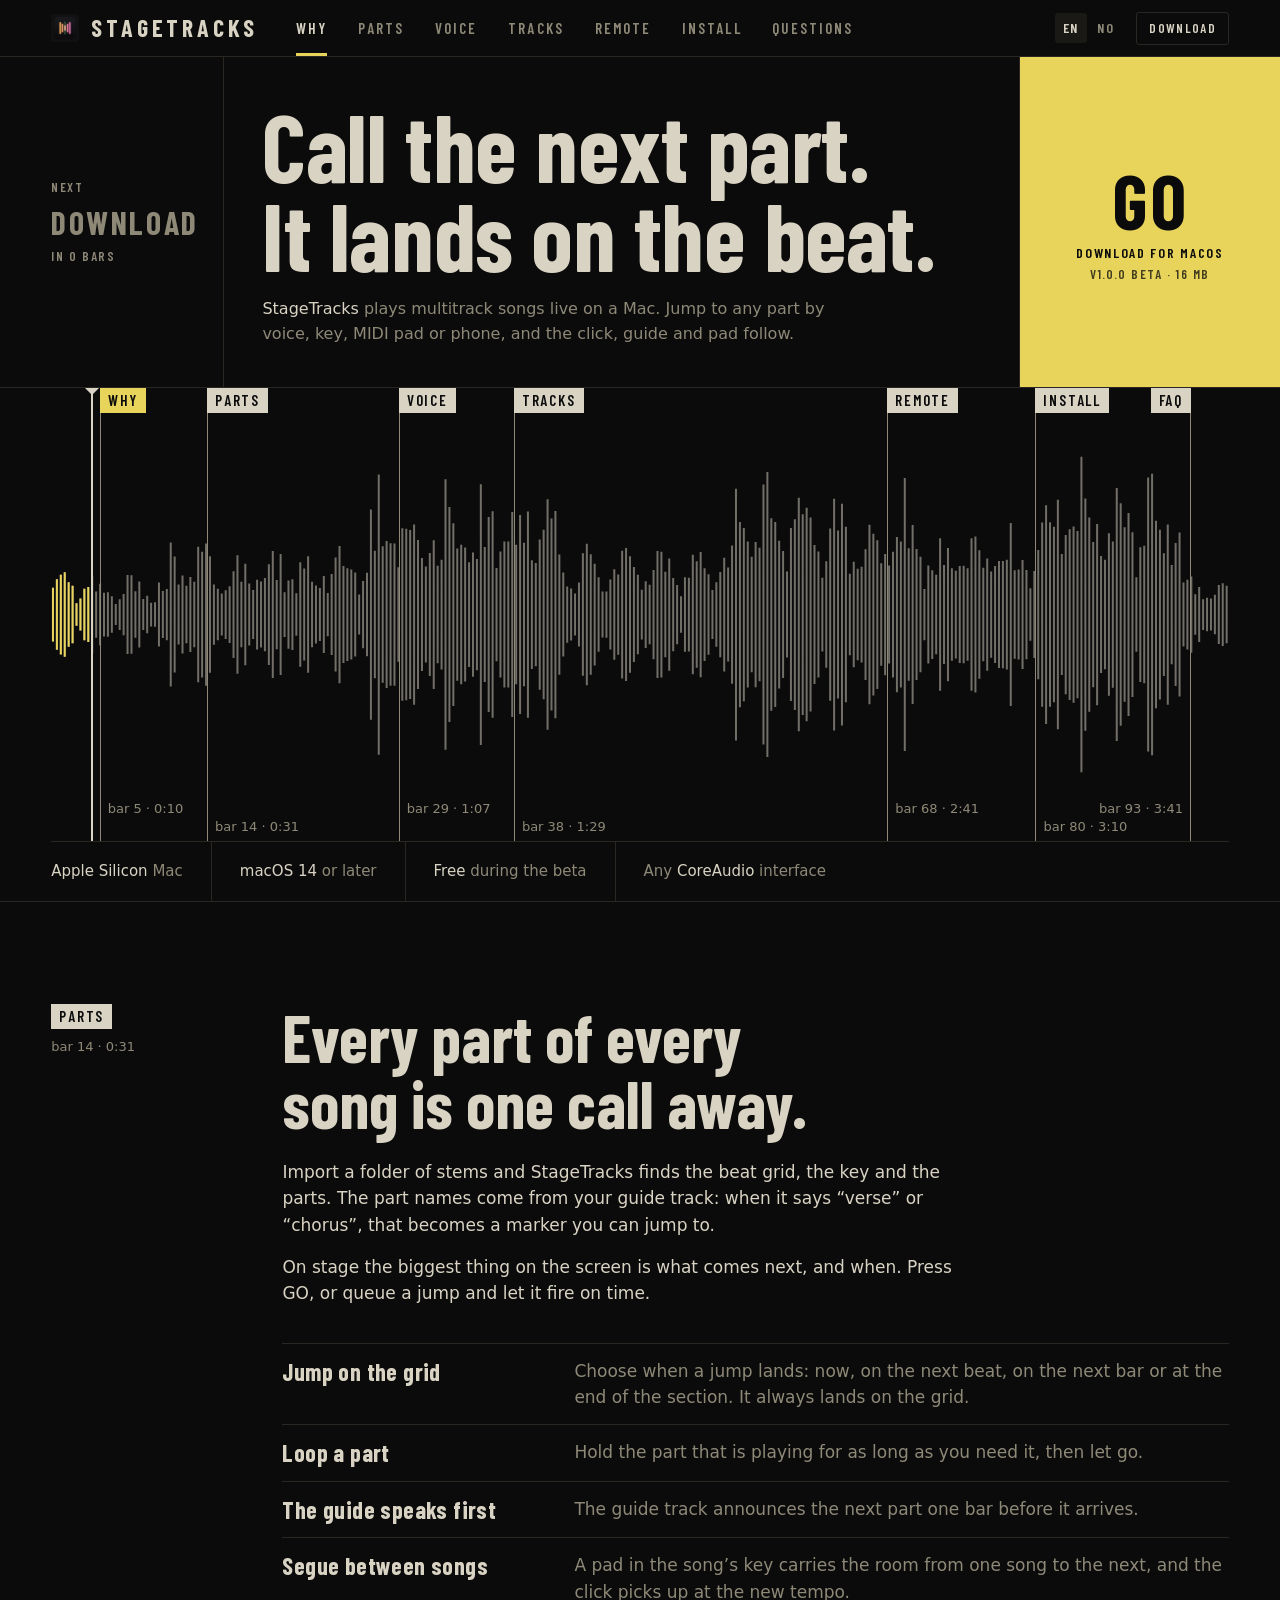
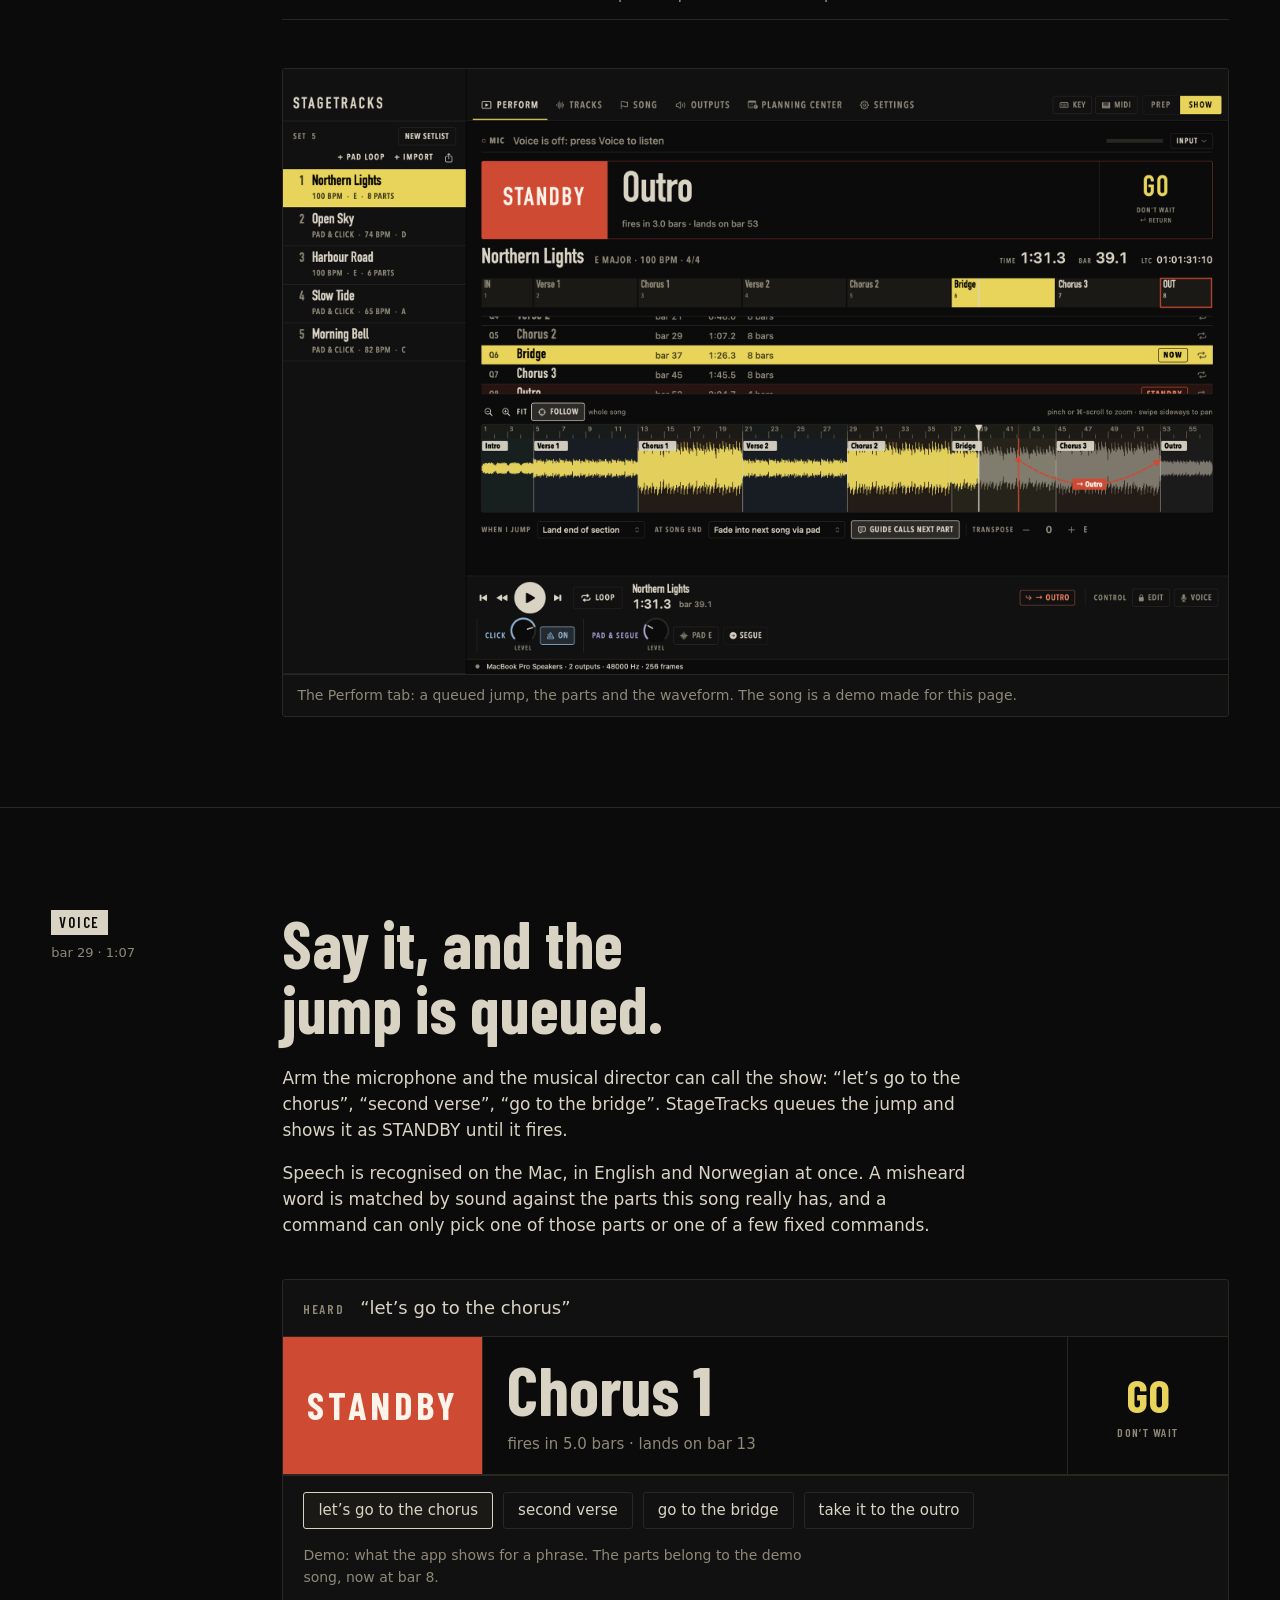
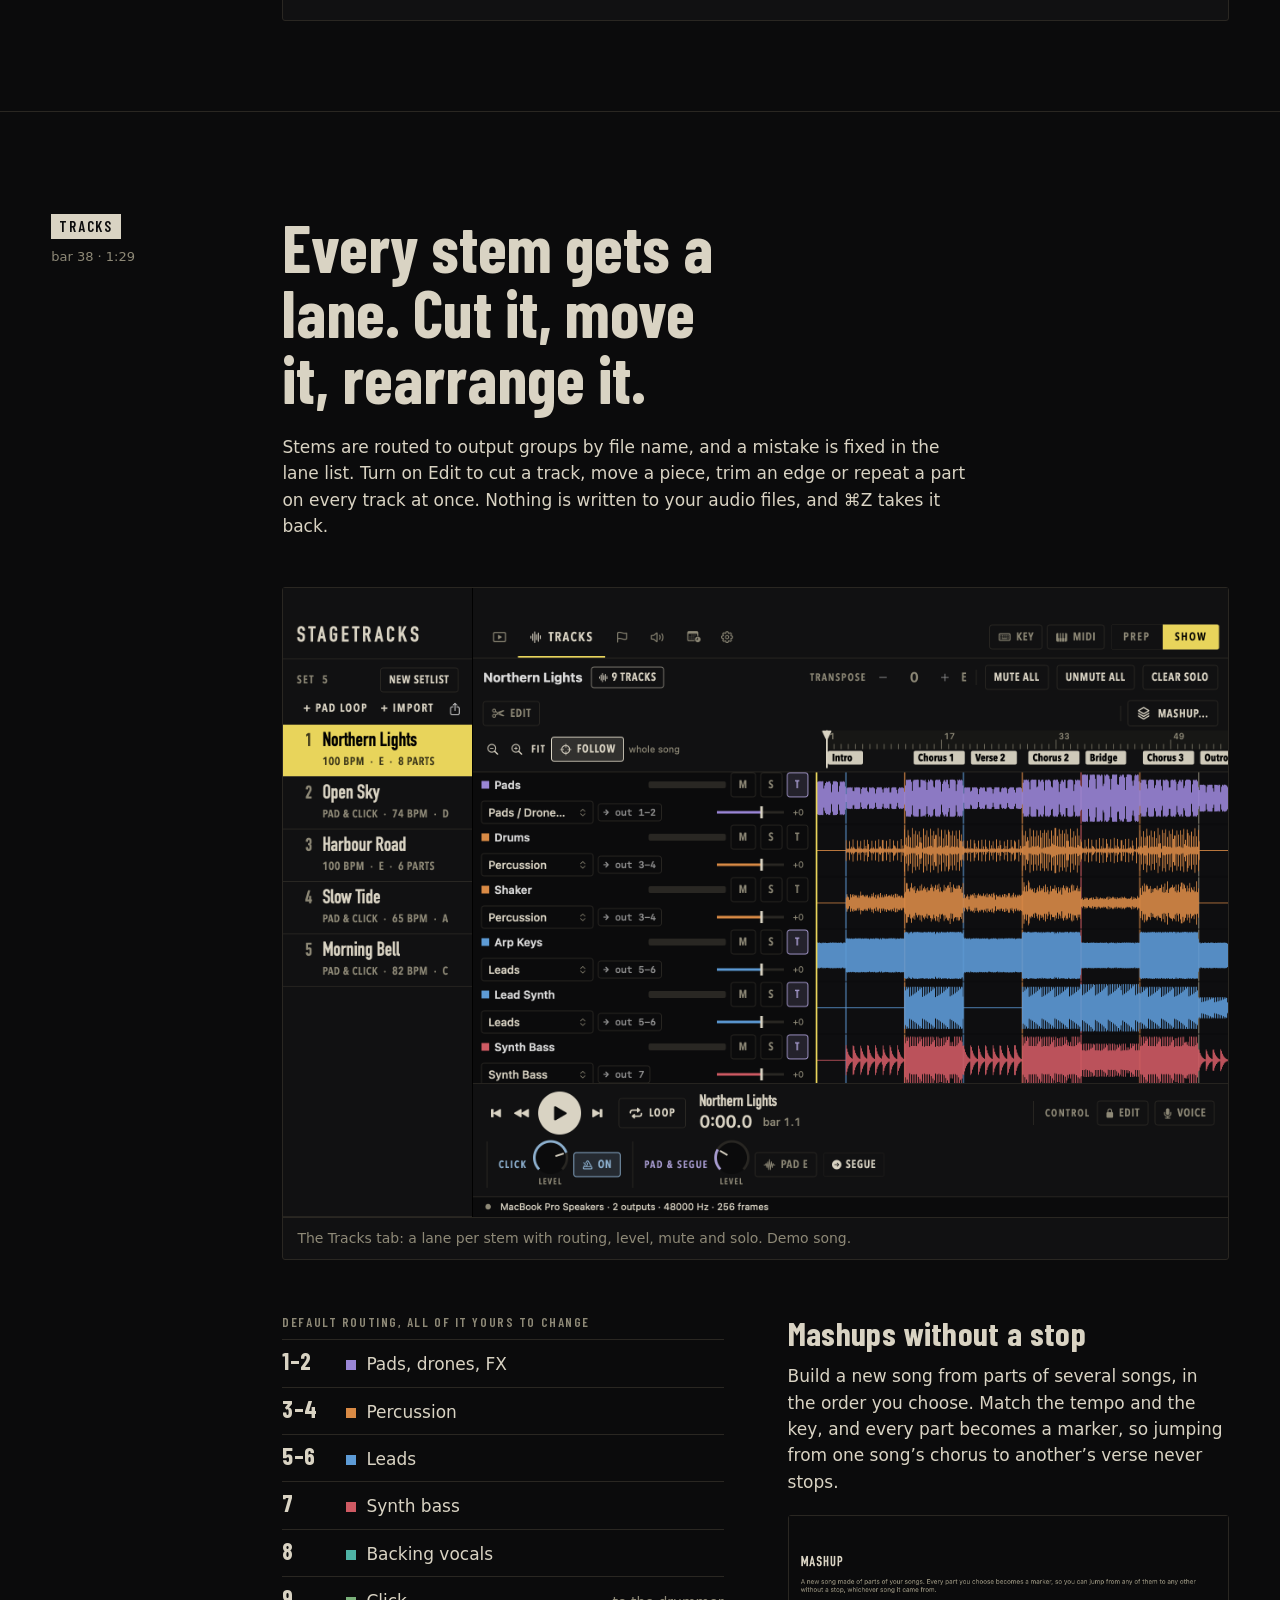
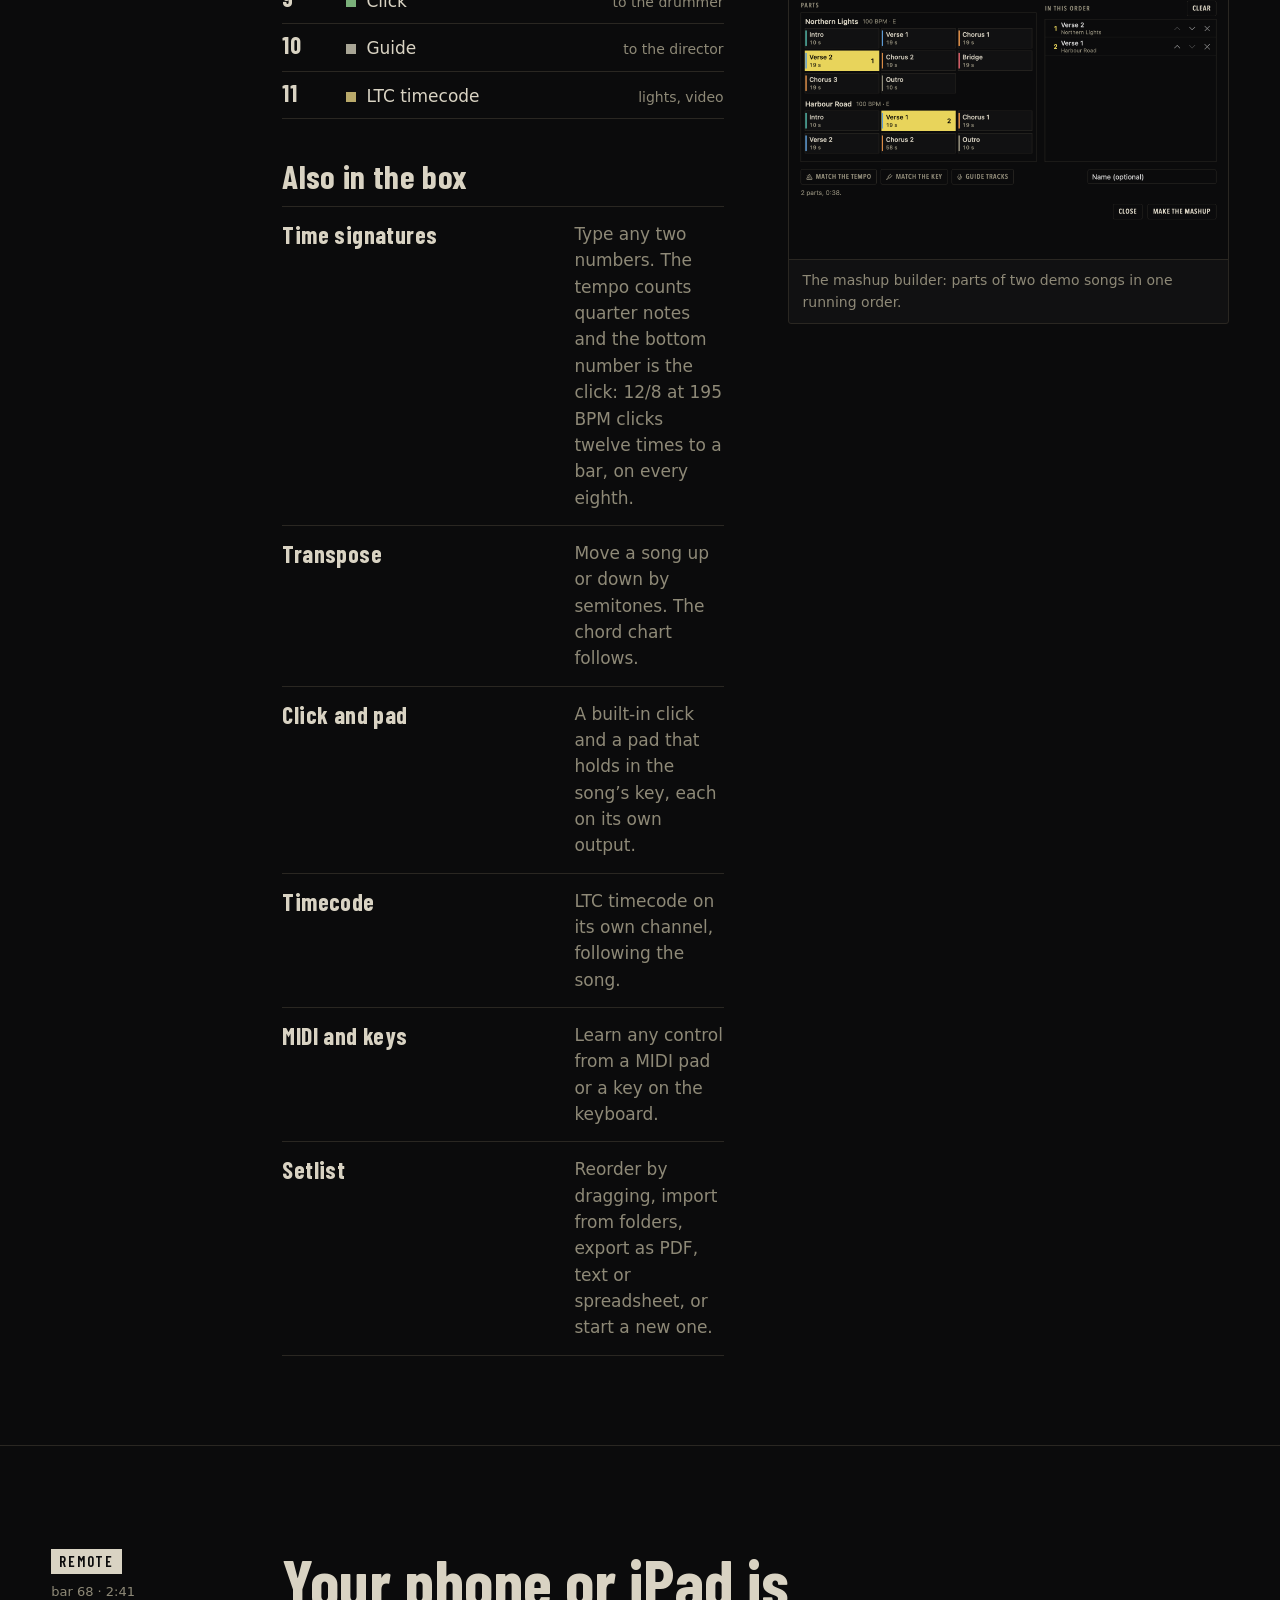
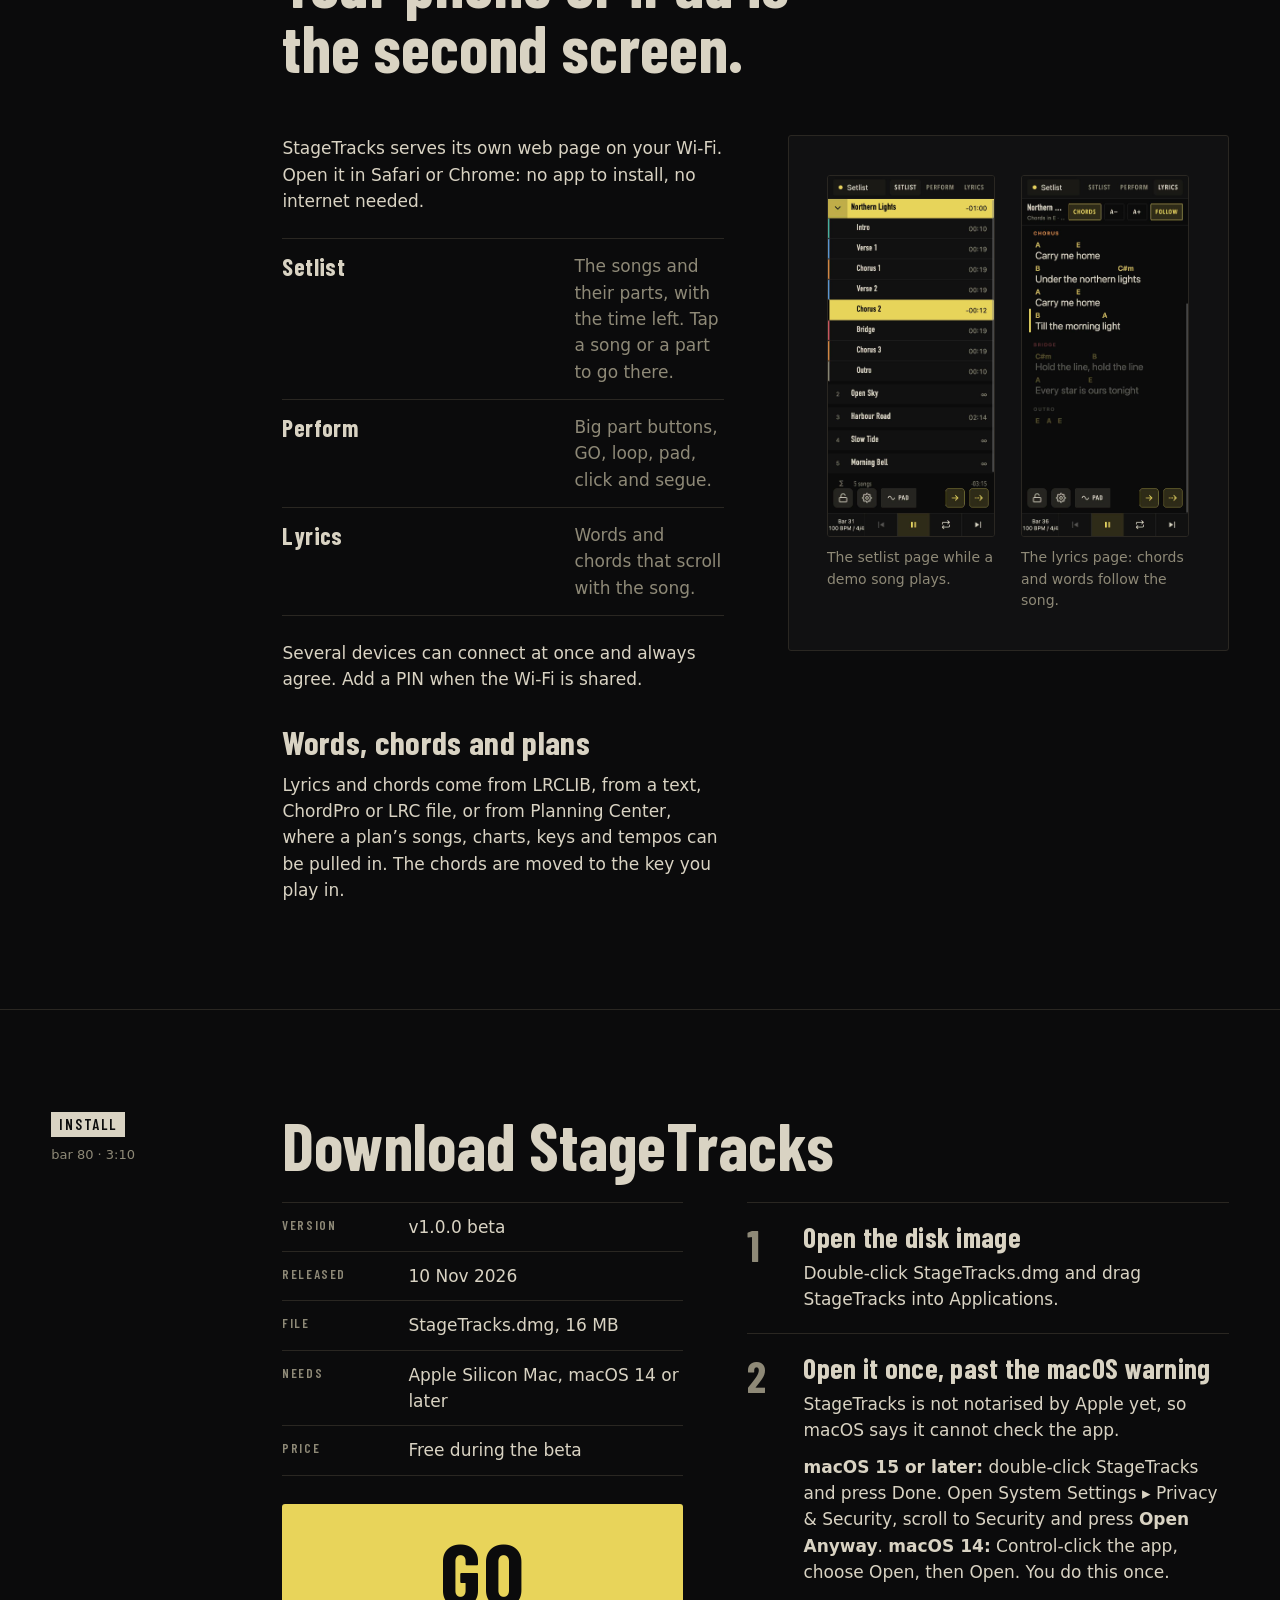
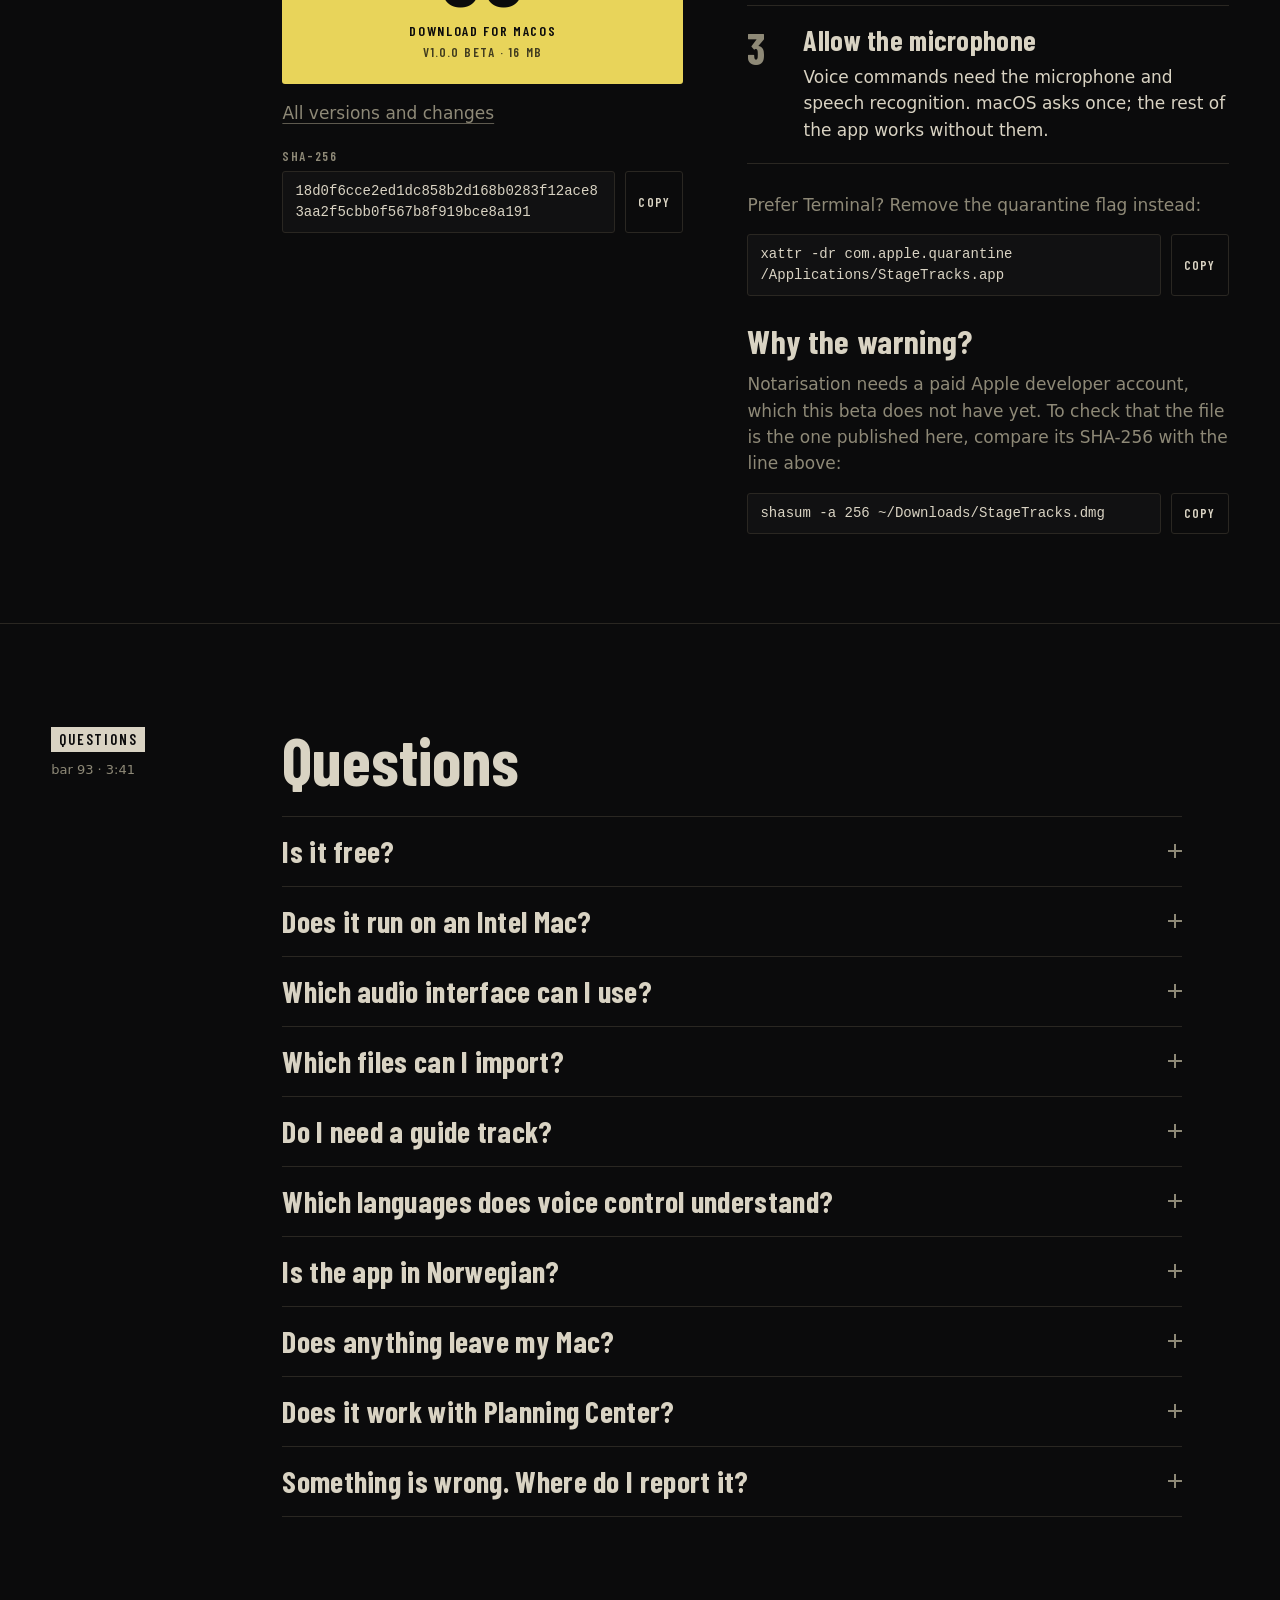
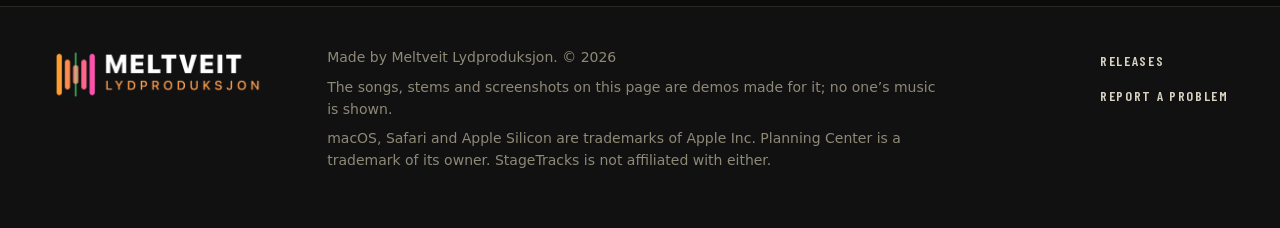
<file: index.html>
<!doctype html>
<html lang="en">
<head>
<meta charset="utf-8">
<meta name="viewport" content="width=device-width, initial-scale=1">
<title>StageTracks: multitrack backing tracks for live shows on a Mac</title>
<meta name="description" content="StageTracks plays multitrack songs live on a Mac. Jump between parts by voice, key, MIDI pad or phone. Free beta for Apple Silicon Macs.">
<meta name="theme-color" content="#0B0B0C">
<meta name="color-scheme" content="dark">
<link rel="canonical" href="https://the13thmoose.github.io/Stagetracks/"><link rel="alternate" hreflang="no" href="https://the13thmoose.github.io/Stagetracks/no/"><meta property="og:title" content="StageTracks: multitrack backing tracks for live shows on a Mac"><meta property="og:description" content="StageTracks plays multitrack songs live on a Mac. Jump between parts by voice, key, MIDI pad or phone. Free beta for Apple Silicon Macs."><meta property="og:type" content="website"><meta property="og:image" content="https://the13thmoose.github.io/Stagetracks/assets/img/og.png"><meta name="twitter:card" content="summary_large_image">
<link rel="icon" type="image/png" sizes="32x32" href="assets/img/favicon-32.png">
<link rel="apple-touch-icon" href="assets/img/apple-touch-icon.png">
<link rel="preload" href="assets/fonts/barlow-condensed-700.woff2" as="font" type="font/woff2" crossorigin>
<link rel="stylesheet" href="assets/site.css">
</head>
<body>
<a class="skip" href="#main">Skip to the content</a>
<svg width="0" height="0" style="position:absolute" aria-hidden="true" focusable="false"><defs><path id="wd" vector-effect="non-scaling-stroke" d="M2.0 85.1V114.9M6.0 80.5V119.5M10.0 77.9V122.1M14.0 76.6V123.4M18.0 82.1V117.9M22.0 84.1V115.9M26.0 93.8V106.2M30.0 91.1V108.9M34.0 85.7V114.3M38.0 84.8V115.2M42.0 78.4V121.6M46.0 87.2V112.8M50.0 82.9V117.1M54.0 87.9V112.1M58.0 87.7V112.3M62.0 89.9V110.1M66.0 94.2V105.8M70.0 91.5V108.5M74.0 88.6V111.4M78.0 78.1V121.9M82.0 78.3V121.7M86.0 87.1V112.9M90.0 81.7V118.3M94.0 91.4V108.6M98.0 89.6V110.4M102.0 93.4V106.6M106.0 93.2V106.8M110.0 82.3V117.7M114.0 87.0V113.0M118.0 85.8V114.2M122.0 60.1V139.9M126.0 67.9V132.1M130.0 83.4V116.6M134.0 78.4V121.6M138.0 84.1V115.9M142.0 79.2V120.8M146.0 81.9V118.1M150.0 62.5V137.5M154.0 65.2V134.8M158.0 60.6V139.4M162.0 67.7V132.3M166.0 83.3V116.7M170.0 85.7V114.3M174.0 88.4V111.6M178.0 86.5V113.5M182.0 84.3V115.7M186.0 76.0V124.0M190.0 67.2V132.8M194.0 81.9V118.1M198.0 71.9V128.1M202.0 82.8V117.2M206.0 86.4V113.6M210.0 80.7V119.3M214.0 81.7V118.3M218.0 79.7V120.3M222.0 72.1V127.9M226.0 64.8V135.2M230.0 80.8V119.2M234.0 66.5V133.5M238.0 87.6V112.4M242.0 81.1V118.9M246.0 80.4V119.6M250.0 88.2V111.8M254.0 71.1V128.9M258.0 74.5V125.5M262.0 67.7V132.3M266.0 81.9V118.1M270.0 83.9V116.1M274.0 85.3V114.7M278.0 78.7V121.3M282.0 88.0V112.0M286.0 77.6V122.4M290.0 68.4V131.6M294.0 62.0V138.0M298.0 73.1V126.9M302.0 74.3V125.7M306.0 75.1V124.9M310.0 76.7V123.3M314.0 88.9V111.1M318.0 81.4V118.6M322.0 76.9V123.1M326.0 41.8V158.2M330.0 64.7V135.3M334.0 22.4V177.6M338.0 62.2V137.8M342.0 59.3V140.7M346.0 60.5V139.5M350.0 60.6V139.4M354.0 73.8V126.2M358.0 52.2V147.8M362.0 52.5V147.5M366.0 53.2V146.8M370.0 50.1V149.9M374.0 58.7V141.3M378.0 68.7V131.3M382.0 73.4V126.6M386.0 65.9V134.1M390.0 58.8V141.2M394.0 73.0V127.0M398.0 69.6V130.4M402.0 25.1V174.9M406.0 40.5V159.5M410.0 49.4V150.6M414.0 63.4V136.6M418.0 61.4V138.6M422.0 62.9V137.1M426.0 71.0V129.0M430.0 65.6V134.4M434.0 69.2V130.8M438.0 27.8V172.2M442.0 62.6V137.4M446.0 46.0V154.0M450.0 42.8V157.2M454.0 74.2V125.8M458.0 65.1V134.9M462.0 59.6V140.4M466.0 59.6V140.4M470.0 43.2V156.8M474.0 61.4V138.6M478.0 44.9V155.1M482.0 60.3V139.7M486.0 42.9V157.1M490.0 69.9V130.1M494.0 71.4V128.6M498.0 58.4V141.6M502.0 53.1V146.9M506.0 36.2V163.8M510.0 46.8V153.2M514.0 42.6V157.4M518.0 66.7V133.3M522.0 76.7V123.3M526.0 84.4V115.6M530.0 85.6V114.4M534.0 88.4V111.6M538.0 82.3V117.7M542.0 66.1V133.9M546.0 60.8V139.2M550.0 66.6V133.4M554.0 71.8V128.2M558.0 79.4V120.6M562.0 87.3V112.7M566.0 87.2V112.8M570.0 80.6V119.4M574.0 74.9V125.1M578.0 77.8V122.2M582.0 64.6V135.4M586.0 63.2V136.8M590.0 67.7V132.3M594.0 73.7V126.3M598.0 78.0V122.0M602.0 86.2V113.8M606.0 81.5V118.5M610.0 83.5V116.5M614.0 75.3V124.7M618.0 64.8V135.2M622.0 65.2V134.8M626.0 76.3V123.7M630.0 68.9V131.1M634.0 79.7V120.3M638.0 83.6V116.4M642.0 89.9V110.1M646.0 79.4V120.6M650.0 79.6V120.4M654.0 66.9V133.1M658.0 70.5V129.5M662.0 65.3V134.7M666.0 74.3V125.7M670.0 77.7V122.3M674.0 86.4V113.6M678.0 82.1V117.9M682.0 76.4V123.6M686.0 68.5V131.5M690.0 74.0V126.0M694.0 61.7V138.3M698.0 30.3V169.7M702.0 48.7V151.3M706.0 52.0V148.0M710.0 59.6V140.4M714.0 68.0V132.0M718.0 59.8V140.2M722.0 63.0V137.0M726.0 28.0V172.0M730.0 21.1V178.9M734.0 46.7V153.3M738.0 48.8V151.2M742.0 59.1V140.9M746.0 64.8V135.2M750.0 76.2V123.8M754.0 52.1V147.9M758.0 47.2V152.8M762.0 35.3V164.7M766.0 44.4V155.6M770.0 40.9V159.1M774.0 46.3V153.7M778.0 61.5V138.5M782.0 65.1V134.9M786.0 79.6V120.4M790.0 70.5V129.5M794.0 52.3V147.7M798.0 35.8V164.2M802.0 53.5V146.5M806.0 38.6V161.4M810.0 51.4V148.6M814.0 77.4V122.6M818.0 70.8V129.2M822.0 74.7V125.3M826.0 73.5V126.5M830.0 63.8V136.2M834.0 50.3V149.7M838.0 55.2V144.8M842.0 58.8V141.2M846.0 71.6V128.4M850.0 66.4V133.6M854.0 72.9V127.1M858.0 65.2V134.8M862.0 57.0V143.0M866.0 59.6V140.4M870.0 24.4V175.6M874.0 63.3V136.7M878.0 50.4V149.6M882.0 63.7V136.3M886.0 68.0V132.0M890.0 85.8V114.2M894.0 72.9V127.1M898.0 75.4V124.6M902.0 78.0V122.0M906.0 57.8V142.2M910.0 72.6V127.4M914.0 63.1V136.9M918.0 74.4V125.6M922.0 75.7V124.3M926.0 73.1V126.9M930.0 73.0V127.0M934.0 74.4V125.6M938.0 57.8V142.2M942.0 56.8V143.2M946.0 64.4V135.6M950.0 74.1V125.9M954.0 68.9V131.1M958.0 76.1V123.9M962.0 73.1V126.9M966.0 70.4V129.6M970.0 70.3V129.7M974.0 69.6V130.4M978.0 49.3V150.7M982.0 75.5V124.5M986.0 75.1V124.9M990.0 69.8V130.2M994.0 75.3V124.7M998.0 85.5V114.5M1002.0 75.9V124.1M1006.0 64.2V135.8M1010.0 49.0V151.0M1014.0 39.4V160.6M1018.0 48.9V151.1M1022.0 51.4V148.6M1026.0 36.4V163.6M1030.0 66.5V133.5M1034.0 55.9V144.1M1038.0 52.7V147.3M1042.0 51.2V148.8M1046.0 53.7V146.3M1050.0 12.6V187.4M1054.0 35.7V164.3M1058.0 46.2V153.8M1062.0 59.8V140.2M1066.0 49.8V150.2M1070.0 67.6V132.4M1074.0 69.7V130.3M1078.0 55.0V145.0M1082.0 59.5V140.5M1086.0 29.9V170.1M1090.0 38.4V161.6M1094.0 51.7V148.3M1098.0 43.8V156.2M1102.0 54.4V145.6M1106.0 79.4V120.6M1110.0 62.7V137.3M1114.0 61.9V138.1M1118.0 24.1V175.9M1122.0 22.0V178.0M1126.0 48.1V151.9M1130.0 53.0V147.0M1134.0 66.0V134.0M1138.0 50.1V149.9M1142.0 72.5V127.5M1146.0 60.4V139.6M1150.0 54.6V145.4M1154.0 82.3V117.7M1158.0 80.7V119.3M1162.0 78.9V121.1M1166.0 88.8V111.2M1170.0 84.8V115.2M1174.0 91.5V108.5M1178.0 90.7V109.3M1182.0 91.1V108.9M1186.0 89.1V110.9M1190.0 83.7V116.3M1194.0 82.6V117.4M1198.0 84.1V115.9"/><path id="ws" vector-effect="non-scaling-stroke" d="M6.0 86.8V113.2M18.0 85.1V114.9M30.0 86.9V113.1M42.0 77.6V122.4M54.0 90.5V109.5M66.0 88.0V112.0M78.0 87.4V112.6M90.0 93.8V106.2M102.0 88.8V111.2M114.0 85.1V114.9M126.0 81.9V118.1M138.0 72.4V127.6M150.0 66.1V133.9M162.0 75.7V124.3M174.0 76.5V123.5M186.0 88.1V111.9M198.0 87.7V112.3M210.0 87.2V112.8M222.0 76.8V123.2M234.0 63.1V136.9M246.0 67.5V132.5M258.0 64.6V135.4M270.0 77.1V122.9M282.0 76.4V123.6M294.0 88.8V111.2M306.0 87.0V113.0M318.0 79.4V120.6M330.0 48.2V151.8M342.0 49.8V150.2M354.0 60.2V139.8M366.0 54.2V145.8M378.0 62.8V137.2M390.0 68.5V131.5M402.0 62.3V137.7M414.0 77.3V122.7M426.0 54.8V145.2M438.0 42.7V157.3M450.0 64.5V135.5M462.0 47.4V152.6M474.0 44.9V155.1M486.0 69.7V130.3M498.0 64.6V135.4M510.0 60.2V139.8M522.0 89.1V110.9M534.0 80.2V119.8M546.0 83.3V116.7M558.0 70.1V129.9M570.0 60.5V139.5M582.0 77.5V122.5M594.0 84.5V115.5M606.0 86.6V113.4M618.0 83.6V116.4M630.0 90.2V109.8M642.0 87.3V112.7M654.0 76.5V123.5M666.0 62.7V137.3M678.0 71.4V128.6M690.0 73.3V126.7M702.0 46.8V153.2M714.0 73.7V126.3M726.0 67.2V132.8M738.0 77.2V122.8M750.0 60.6V139.4M762.0 37.6V162.4M774.0 63.3V136.7M786.0 38.1V161.9M798.0 39.0V161.0M810.0 64.9V135.1M822.0 68.9V131.1M834.0 57.5V142.5M846.0 58.1V141.9M858.0 73.9V126.1M870.0 46.2V153.8M882.0 25.4V174.6M894.0 68.1V131.9M906.0 59.1V140.9M918.0 79.1V120.9M930.0 77.4V122.6M942.0 76.6V123.4M954.0 78.1V121.9M966.0 70.1V129.9M978.0 78.4V121.6M990.0 66.9V133.1M1002.0 49.1V150.9M1014.0 34.5V165.5M1026.0 49.9V150.1M1038.0 62.1V137.9M1050.0 53.9V146.1M1062.0 64.6V135.4M1074.0 74.2V125.8M1086.0 36.6V163.4M1098.0 46.6V153.4M1110.0 38.0V162.0M1122.0 51.9V148.1M1134.0 50.4V149.6M1146.0 64.7V135.3M1158.0 93.6V106.4M1170.0 89.7V110.3M1182.0 92.1V107.9M1194.0 82.5V117.5"/></defs></svg>
<header class="top"><div class="top-in"><a class="brand" href="./" aria-label="StageTracks home"><img src="assets/img/favicon-64.png" alt="" width="28" height="28"><span>STAGETRACKS</span></a><div class="slot"><nav class="nav" aria-label="Sections"><a href="#why">Why</a><a href="#parts">Parts</a><a href="#voice">Voice</a><a href="#tracks">Tracks</a><a href="#remote">Remote</a><a href="#install">Install</a><a href="#faq">Questions</a></nav><nav class="map mini" aria-label="Song map, current position"><div class="bars" aria-hidden="true"><svg class="r dense" viewBox="0 0 1200 200" preserveAspectRatio="none"><use href="#wd"/></svg><svg class="r sparse" viewBox="0 0 1200 200" preserveAspectRatio="none"><use href="#ws"/></svg><svg class="p dense" viewBox="0 0 1200 200" preserveAspectRatio="none"><use href="#wd"/></svg><svg class="p sparse" viewBox="0 0 1200 200" preserveAspectRatio="none"><use href="#ws"/></svg></div><a class="fl on" href="#why" data-f="why" title="Why" style="--f:3.5%"><em>Why</em><small data-bar="bar">bar 4 · 0:07</small></a><a class="fl" href="#parts" data-f="parts" title="Parts" style="--f:11%"><em>Parts</em><small data-bar="bar">bar 11 · 0:24</small></a><a class="fl" href="#voice" data-f="voice" title="Voice" style="--f:27%"><em>Voice</em><small data-bar="bar">bar 27 · 1:02</small></a><a class="fl" href="#tracks" data-f="tracks" title="Tracks" style="--f:41%"><em>Tracks</em><small data-bar="bar">bar 40 · 1:34</small></a><a class="fl" href="#remote" data-f="remote" title="Remote" style="--f:63%"><em>Remote</em><small data-bar="bar">bar 61 · 2:24</small></a><a class="fl" href="#install" data-f="install" title="Install" style="--f:79%"><em>Install</em><small data-bar="bar">bar 76 · 3:00</small></a><a class="fl flip" href="#faq" data-f="faq" title="Questions" style="--f:90%"><em>FAQ</em><small data-bar="bar">bar 87 · 3:26</small></a><div class="ph"></div></nav></div><div class="tools"><div class="lang" role="group" aria-label="Language"><a href="./" hreflang="en" lang="en" aria-current="true">EN</a><a href="no/" hreflang="no" lang="no">NO</a></div><a class="btn dl-btn" href="#install">Download</a></div></div></header>
<main id="main">
<section class="hero" id="why" data-part="why" aria-label="StageTracks"><div class="call"><div class="nx"><span class="lab">Next</span><span class="cue">DOWNLOAD</span><span class="lab">in 0 bars</span></div><div class="mid"><h1>Call the next part.<br>It lands on the beat.</h1><p class="lead"><b>StageTracks</b> plays multitrack songs live on a Mac. Jump to any part by voice, key, MIDI pad or phone, and the click, guide and pad follow.</p></div><a class="go" href="https://github.com/The13ThMoose/Stagetracks/releases/latest/download/StageTracks.dmg"><b>GO</b><span>Download for macOS</span><span>v1.0.0 beta · 16 MB</span></a></div><nav class="map hero-map" aria-label="Song map"><div class="bars" aria-hidden="true"><svg class="r dense" viewBox="0 0 1200 200" preserveAspectRatio="none"><use href="#wd"/></svg><svg class="r sparse" viewBox="0 0 1200 200" preserveAspectRatio="none"><use href="#ws"/></svg><svg class="p dense" viewBox="0 0 1200 200" preserveAspectRatio="none"><use href="#wd"/></svg><svg class="p sparse" viewBox="0 0 1200 200" preserveAspectRatio="none"><use href="#ws"/></svg></div><a class="fl on" href="#why" data-f="why" title="Why" style="--f:3.5%"><em>Why</em><small data-bar="bar">bar 4 · 0:07</small></a><a class="fl" href="#parts" data-f="parts" title="Parts" style="--f:11%"><em>Parts</em><small data-bar="bar">bar 11 · 0:24</small></a><a class="fl" href="#voice" data-f="voice" title="Voice" style="--f:27%"><em>Voice</em><small data-bar="bar">bar 27 · 1:02</small></a><a class="fl" href="#tracks" data-f="tracks" title="Tracks" style="--f:41%"><em>Tracks</em><small data-bar="bar">bar 40 · 1:34</small></a><a class="fl" href="#remote" data-f="remote" title="Remote" style="--f:63%"><em>Remote</em><small data-bar="bar">bar 61 · 2:24</small></a><a class="fl" href="#install" data-f="install" title="Install" style="--f:79%"><em>Install</em><small data-bar="bar">bar 76 · 3:00</small></a><a class="fl flip" href="#faq" data-f="faq" title="Questions" style="--f:90%"><em>FAQ</em><small data-bar="bar">bar 87 · 3:26</small></a><div class="ph"></div></nav><ul class="reqs"><li><b>Apple Silicon</b> Mac</li><li><b>macOS 14</b> or later</li><li><b>Free</b> during the beta</li><li>Any <b>CoreAudio</b> interface</li></ul></section>
<section class="part" id="parts" data-part="parts" aria-labelledby="parts-h"><div class="in"><div class="gut"><span class="flag">Parts</span><span class="pos" data-bar="bar">bar 11 · 0:24</span></div><div class="main"><h2 id="parts-h">Every part of every song is one call away.</h2><p>Import a folder of stems and StageTracks finds the beat grid, the key and the parts. The part names come from your guide track: when it says “verse” or “chorus”, that becomes a marker you can jump to.</p><p>On stage the biggest thing on the screen is what comes next, and when. Press GO, or queue a jump and let it fire on time.</p><dl class="rows"><div><dt>Jump on the grid</dt><dd>Choose when a jump lands: now, on the next beat, on the next bar or at the end of the section. It always lands on the grid.</dd></div><div><dt>Loop a part</dt><dd>Hold the part that is playing for as long as you need it, then let go.</dd></div><div><dt>The guide speaks first</dt><dd>The guide track announces the next part one bar before it arrives.</dd></div><div><dt>Segue between songs</dt><dd>A pad in the song’s key carries the room from one song to the next, and the click picks up at the new tempo.</dd></div></dl><figure class="shot"><div class="pan"><img src="assets/img/app-perform.png" alt="The Perform tab of StageTracks: a STANDBY call for the Outro, the list of parts and the waveform of the demo song Northern Lights." width="2400" height="1536" loading="lazy" decoding="async"></div><figcaption>The Perform tab: a queued jump, the parts and the waveform. The song is a demo made for this page.</figcaption></figure></div></div></section>
<section class="part" id="voice" data-part="voice" aria-labelledby="voice-h"><div class="in"><div class="gut"><span class="flag">Voice</span><span class="pos" data-bar="bar">bar 27 · 1:02</span></div><div class="main"><h2 id="voice-h">Say it, and the jump is queued.</h2><p>Arm the microphone and the musical director can call the show: “let’s go to the chorus”, “second verse”, “go to the bridge”. StageTracks queues the jump and shows it as STANDBY until it fires.</p><p>Speech is recognised on the Mac, in English and Norwegian at once. A misheard word is matched by sound against the parts this song really has, and a command can only pick one of those parts or one of a few fixed commands.</p><div class="demo" data-demo><div class="heard"><span class="lab">Heard</span><q data-heard>let’s go to the chorus</q></div><div class="call" data-state="standby"><div class="st">STANDBY</div><div class="nm" aria-live="polite"><strong data-name>Chorus 1</strong><span data-detail>fires in 5.0 bars · lands on bar 13</span></div><div class="gk"><b>GO</b><span>Don’t wait</span></div></div><div class="chips" role="group" aria-label="Heard"><button class="chip" type="button" aria-pressed="true" data-said="let’s go to the chorus" data-name="Chorus 1" data-detail="fires in 5.0 bars · lands on bar 13">let’s go to the chorus</button><button class="chip" type="button" aria-pressed="false" data-said="second verse" data-name="Verse 2" data-detail="fires in 5.0 bars · lands on bar 21">second verse</button><button class="chip" type="button" aria-pressed="false" data-said="go to the bridge" data-name="Bridge" data-detail="fires in 5.0 bars · lands on bar 37">go to the bridge</button><button class="chip" type="button" aria-pressed="false" data-said="take it to the outro" data-name="Outro" data-detail="fires in 5.0 bars · lands on bar 53">take it to the outro</button></div><p class="demo-note">Demo: what the app shows for a phrase. The parts belong to the demo song, now at bar 8.</p></div></div></div></section>
<section class="part" id="tracks" data-part="tracks" aria-labelledby="tracks-h"><div class="in"><div class="gut"><span class="flag">Tracks</span><span class="pos" data-bar="bar">bar 40 · 1:34</span></div><div class="main"><h2 id="tracks-h">Every stem gets a lane. Cut it, move it, rearrange it.</h2><p>Stems are routed to output groups by file name, and a mistake is fixed in the lane list. Turn on Edit to cut a track, move a piece, trim an edge or repeat a part on every track at once. Nothing is written to your audio files, and ⌘Z takes it back.</p><figure class="shot"><div class="pan"><img src="assets/img/app-tracks.png" alt="The Tracks tab: a waveform lane for each of the demo song’s nine stems, with output group, level, mute and solo." width="2200" height="1464" loading="lazy" decoding="async"></div><figcaption>The Tracks tab: a lane per stem with routing, level, mute and solo. Demo song.</figcaption></figure><div class="split"><div><table class="patch"><caption>Default routing, all of it yours to change</caption><tr><td class="ch tab">1–2</td><td><i class="sw" style="background:var(--t-pads)"></i>Pads, drones, FX</td><td class="note"></td></tr><tr><td class="ch tab">3–4</td><td><i class="sw" style="background:var(--t-perc)"></i>Percussion</td><td class="note"></td></tr><tr><td class="ch tab">5–6</td><td><i class="sw" style="background:var(--t-leads)"></i>Leads</td><td class="note"></td></tr><tr><td class="ch tab">7</td><td><i class="sw" style="background:var(--t-bass)"></i>Synth bass</td><td class="note"></td></tr><tr><td class="ch tab">8</td><td><i class="sw" style="background:var(--t-bgv)"></i>Backing vocals</td><td class="note"></td></tr><tr><td class="ch tab">9</td><td><i class="sw" style="background:var(--t-click)"></i>Click</td><td class="note">to the drummer</td></tr><tr><td class="ch tab">10</td><td><i class="sw" style="background:var(--t-guide)"></i>Guide</td><td class="note">to the director</td></tr><tr><td class="ch tab">11</td><td><i class="sw" style="background:var(--t-ltc)"></i>LTC timecode</td><td class="note">lights, video</td></tr></table><h3 style="margin-top:40px">Also in the box</h3><dl class="rows" style="margin-top:0"><div><dt>Time signatures</dt><dd>Type any two numbers. The tempo counts quarter notes and the bottom number is the click: 12/8 at 195 BPM clicks twelve times to a bar, on every eighth.</dd></div><div><dt>Transpose</dt><dd>Move a song up or down by semitones. The chord chart follows.</dd></div><div><dt>Click and pad</dt><dd>A built-in click and a pad that holds in the song’s key, each on its own output.</dd></div><div><dt>Timecode</dt><dd>LTC timecode on its own channel, following the song.</dd></div><div><dt>MIDI and keys</dt><dd>Learn any control from a MIDI pad or a key on the keyboard.</dd></div><div><dt>Setlist</dt><dd>Reorder by dragging, import from folders, export as PDF, text or spreadsheet, or start a new one.</dd></div></dl></div><div><h3>Mashups without a stop</h3><p>Build a new song from parts of several songs, in the order you choose. Match the tempo and the key, and every part becomes a marker, so jumping from one song’s chorus to another’s verse never stops.</p><figure class="shot"><div class="pan"><img src="assets/img/app-mashup.png" alt="The mashup builder: parts of two demo songs, Northern Lights and Harbour Road, in one running order." width="1640" height="1280" loading="lazy" decoding="async"></div><figcaption>The mashup builder: parts of two demo songs in one running order.</figcaption></figure></div></div></div></div></section>
<section class="part" id="remote" data-part="remote" aria-labelledby="remote-h"><div class="in"><div class="gut"><span class="flag">Remote</span><span class="pos" data-bar="bar">bar 61 · 2:24</span></div><div class="main"><h2 id="remote-h">Your phone or iPad is the second screen.</h2><div class="split"><div><p>StageTracks serves its own web page on your Wi-Fi. Open it in Safari or Chrome: no app to install, no internet needed.</p><dl class="rows" style="margin:24px 0"><div><dt>Setlist</dt><dd>The songs and their parts, with the time left. Tap a song or a part to go there.</dd></div><div><dt>Perform</dt><dd>Big part buttons, GO, loop, pad, click and segue.</dd></div><div><dt>Lyrics</dt><dd>Words and chords that scroll with the song.</dd></div></dl><p>Several devices can connect at once and always agree. Add a PIN when the Wi-Fi is shared.</p><h3 style="margin-top:32px">Words, chords and plans</h3><p>Lyrics and chords come from LRCLIB, from a text, ChordPro or LRC file, or from Planning Center, where a plan’s songs, charts, keys and tempos can be pulled in. The chords are moved to the key you play in.</p></div><div class="phones"><figure><img src="assets/img/remote-setlist.jpg" alt="The web remote’s setlist page on a phone while Chorus 2 of the demo song plays, with the time left in each part." width="750" height="1624" loading="lazy" decoding="async"><figcaption>The setlist page while a demo song plays.</figcaption></figure><figure><img src="assets/img/remote-lyrics.jpg" alt="The web remote’s lyrics page on a phone: the chorus of the demo song with chords above the words and the current line marked." width="750" height="1624" loading="lazy" decoding="async"><figcaption>The lyrics page: chords and words follow the song.</figcaption></figure></div></div></div></div></section>
<section class="part" id="install" data-part="install" aria-labelledby="install-h"><div class="in"><div class="gut"><span class="flag">Install</span><span class="pos" data-bar="bar">bar 76 · 3:00</span></div><div class="main"><h2 id="install-h">Download StageTracks</h2><div class="dl"><div><dl class="facts"><div><dt>Version</dt><dd>v1.0.0 beta</dd></div><div><dt>Released</dt><dd>10 Nov 2026</dd></div><div><dt>File</dt><dd>StageTracks.dmg, 16 MB</dd></div><div><dt>Needs</dt><dd>Apple Silicon Mac, macOS 14 or later</dd></div><div><dt>Price</dt><dd>Free during the beta</dd></div></dl><a class="go xl" href="https://github.com/The13ThMoose/Stagetracks/releases/latest/download/StageTracks.dmg"><b>GO</b><span>Download for macOS</span><span>v1.0.0 beta · 16 MB</span></a><p class="dim" style="margin-top:16px"><a href="https://github.com/The13ThMoose/Stagetracks/releases">All versions and changes</a></p><div class="sha"><span class="lab">SHA-256</span><div class="code"><code id="sha">18d0f6cce2ed1dc858b2d168b0283f12ace83aa2f5cbb0f567b8f919bce8a191</code><button class="btn" type="button" data-copy="sha" data-done="Copied">Copy</button></div></div></div><div><ol class="steps"><li><div><h3>Open the disk image</h3><p>Double-click StageTracks.dmg and drag StageTracks into Applications.</p></div></li><li><div><h3>Open it once, past the macOS warning</h3><p>StageTracks is not notarised by Apple yet, so macOS says it cannot check the app.</p><p><b>macOS 15 or later:</b> double-click StageTracks and press Done. Open System Settings ▸ Privacy &amp; Security, scroll to Security and press <b>Open Anyway</b>. <b>macOS 14:</b> Control-click the app, choose Open, then Open. You do this once.</p></div></li><li><div><h3>Allow the microphone</h3><p>Voice commands need the microphone and speech recognition. macOS asks once; the rest of the app works without them.</p></div></li></ol><div class="why"><p>Prefer Terminal? Remove the quarantine flag instead:</p><div class="code"><code id="xattr">xattr -dr com.apple.quarantine /Applications/StageTracks.app</code><button class="btn" type="button" data-copy="xattr" data-done="Copied">Copy</button></div><h3 style="margin-top:28px">Why the warning?</h3><p>Notarisation needs a paid Apple developer account, which this beta does not have yet. To check that the file is the one published here, compare its SHA-256 with the line above:</p><div class="code"><code id="shacmd">shasum -a 256 ~/Downloads/StageTracks.dmg</code><button class="btn" type="button" data-copy="shacmd" data-done="Copied">Copy</button></div></div></div></div></div></div></section>
<section class="part" id="faq" data-part="faq" aria-labelledby="faq-h"><div class="in"><div class="gut"><span class="flag">Questions</span><span class="pos" data-bar="bar">bar 87 · 3:26</span></div><div class="main"><h2 id="faq-h">Questions</h2><div class="faq"><details><summary>Is it free?<i aria-hidden="true"></i></summary><div class="ans"><p>Yes, while it is in beta. What happens after the beta will be announced here.</p></div></details><details><summary>Does it run on an Intel Mac?<i aria-hidden="true"></i></summary><div class="ans"><p>No. This build is for Apple Silicon (M1 or later) and needs macOS 14 or later.</p></div></details><details><summary>Which audio interface can I use?<i aria-hidden="true"></i></summary><div class="ans"><p>Any CoreAudio interface, with any number of outputs. StageTracks talks to the device directly, so a 16-channel USB interface gets 16 outputs. If a device misbehaves, the Outputs tab can copy an audio report for you to send along.</p></div></details><details><summary>Which files can I import?<i aria-hidden="true"></i></summary><div class="ans"><p>A folder of stems per song (WAV, AIFF, CAF, MP3, M4A or FLAC), a folder of song folders, or drop them on the window. Stems are routed by file name: Click, Guide, Synth Bass, BGVs and so on.</p></div></details><details><summary>Do I need a guide track?<i aria-hidden="true"></i></summary><div class="ans"><p>No, but with one the parts are named for you; each spoken call is read on the Mac. Without it the parts get neutral names you can change, and markers can be placed by hand.</p></div></details><details><summary>Which languages does voice control understand?<i aria-hidden="true"></i></summary><div class="ans"><p>English and Norwegian at once. On macOS 26 English uses Apple’s newer speech analyzer, which copes better with noise.</p></div></details><details><summary>Is the app in Norwegian?<i aria-hidden="true"></i></summary><div class="ans"><p>The app is in English. Voice control understands Norwegian, and this page comes in both languages.</p></div></details><details><summary>Does anything leave my Mac?<i aria-hidden="true"></i></summary><div class="ans"><p>Audio and speech stay on the Mac. Lookups you ask for, such as lyrics from LRCLIB or your plans from Planning Center, go to those services. If you store your own Claude API key for the optional language-model fallback, the phrase is sent to that service for a decision when the rules cannot decide.</p></div></details><details><summary>Does it work with Planning Center?<i aria-hidden="true"></i></summary><div class="ans"><p>Yes. Sign in from the Planning Center tab to see your services and plans, take a plan’s chart, key and tempo into a song, or add a plan’s song as a pad and click loop. Signing in needs an API client ID that you create for your own Planning Center account.</p></div></details><details><summary>Something is wrong. Where do I report it?<i aria-hidden="true"></i></summary><div class="ans"><p>Open an issue on <a href="https://github.com/The13ThMoose/Stagetracks/issues">GitHub</a>. Say which macOS you run and what you did; the Outputs tab can copy an audio report for audio problems.</p></div></details></div></div></div></section>
</main>
<footer class="foot"><div class="foot-in"><img src="assets/img/meltveit-logo.png" alt="Meltveit Lydproduksjon" width="900" height="225" loading="lazy"><div><p>Made by Meltveit Lydproduksjon. © 2026</p><p>The songs, stems and screenshots on this page are demos made for it; no one’s music is shown.</p><p>macOS, Safari and Apple Silicon are trademarks of Apple Inc. Planning Center is a trademark of its owner. StageTracks is not affiliated with either.</p></div><ul><li><a href="https://github.com/The13ThMoose/Stagetracks/releases">Releases</a></li><li><a href="https://github.com/The13ThMoose/Stagetracks/issues">Report a problem</a></li></ul></div></footer>
<script src="assets/site.js" defer></script>
</body>
</html>
</file>
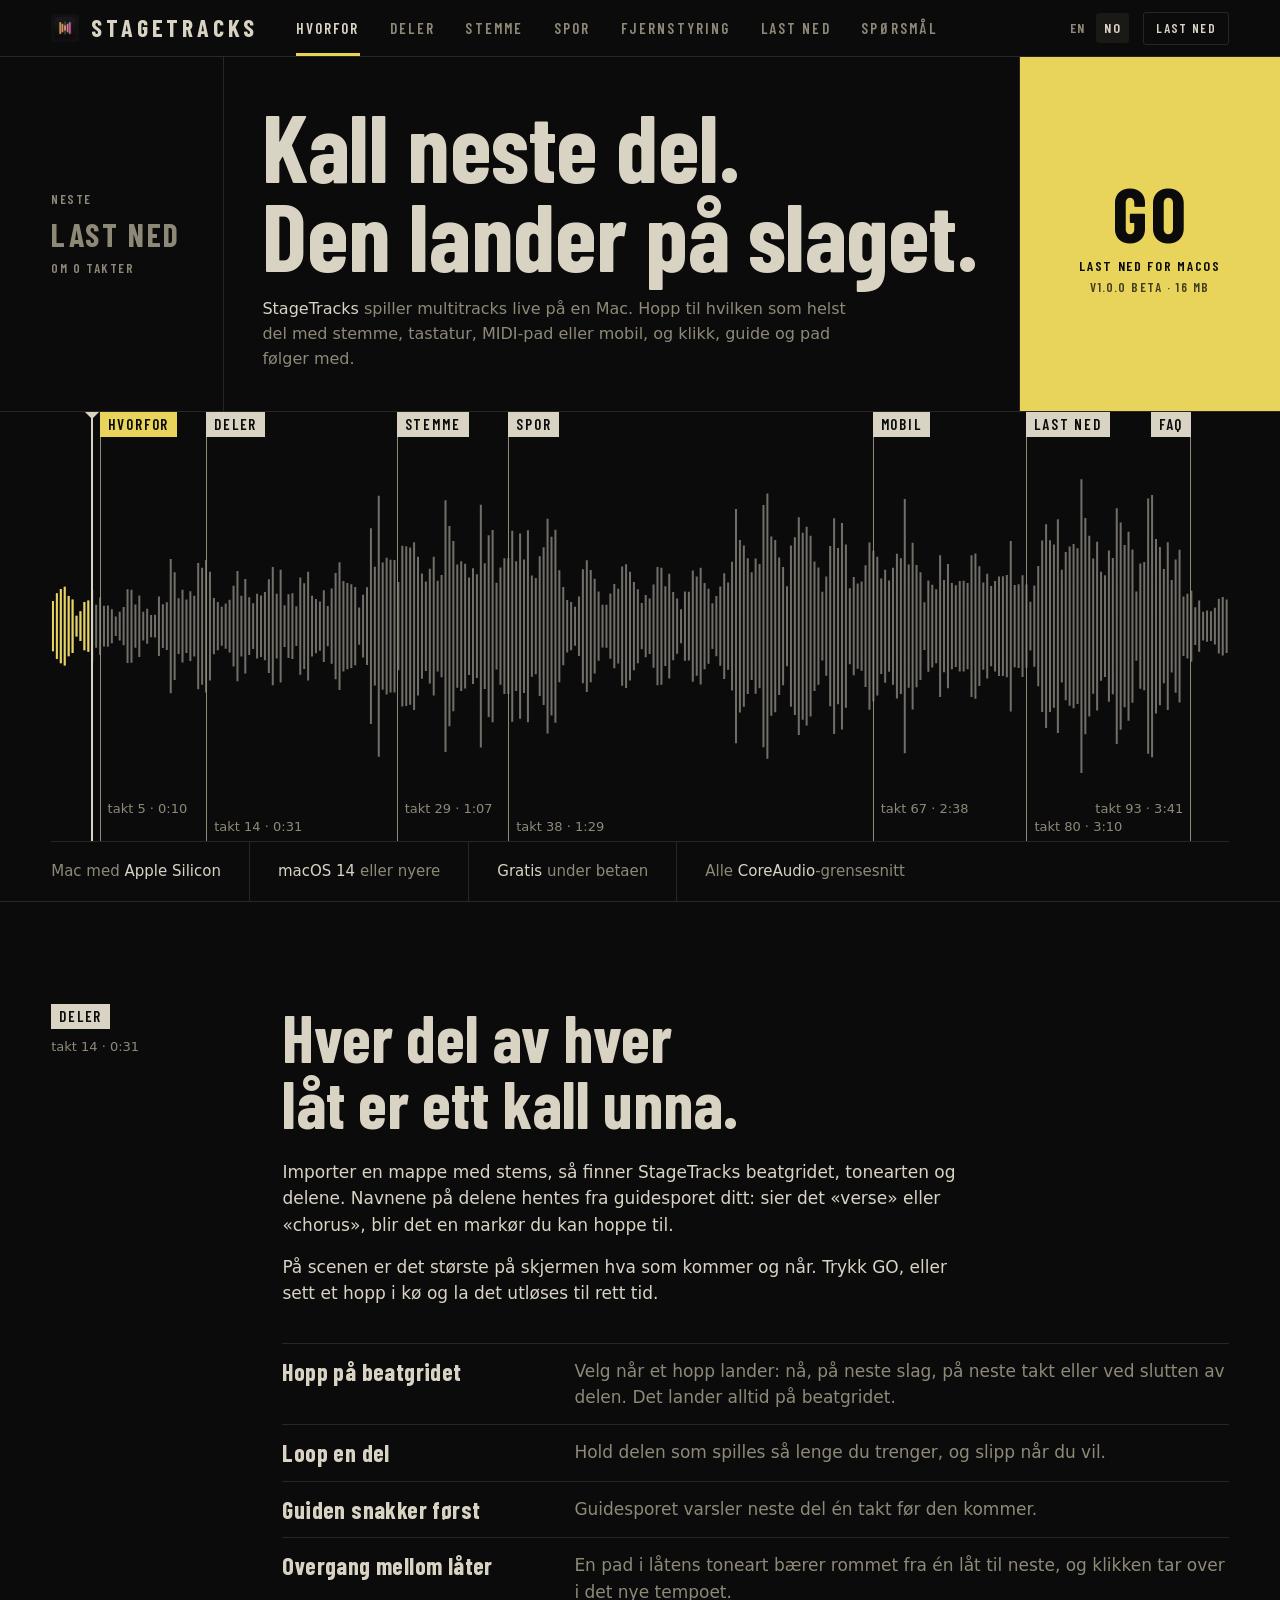
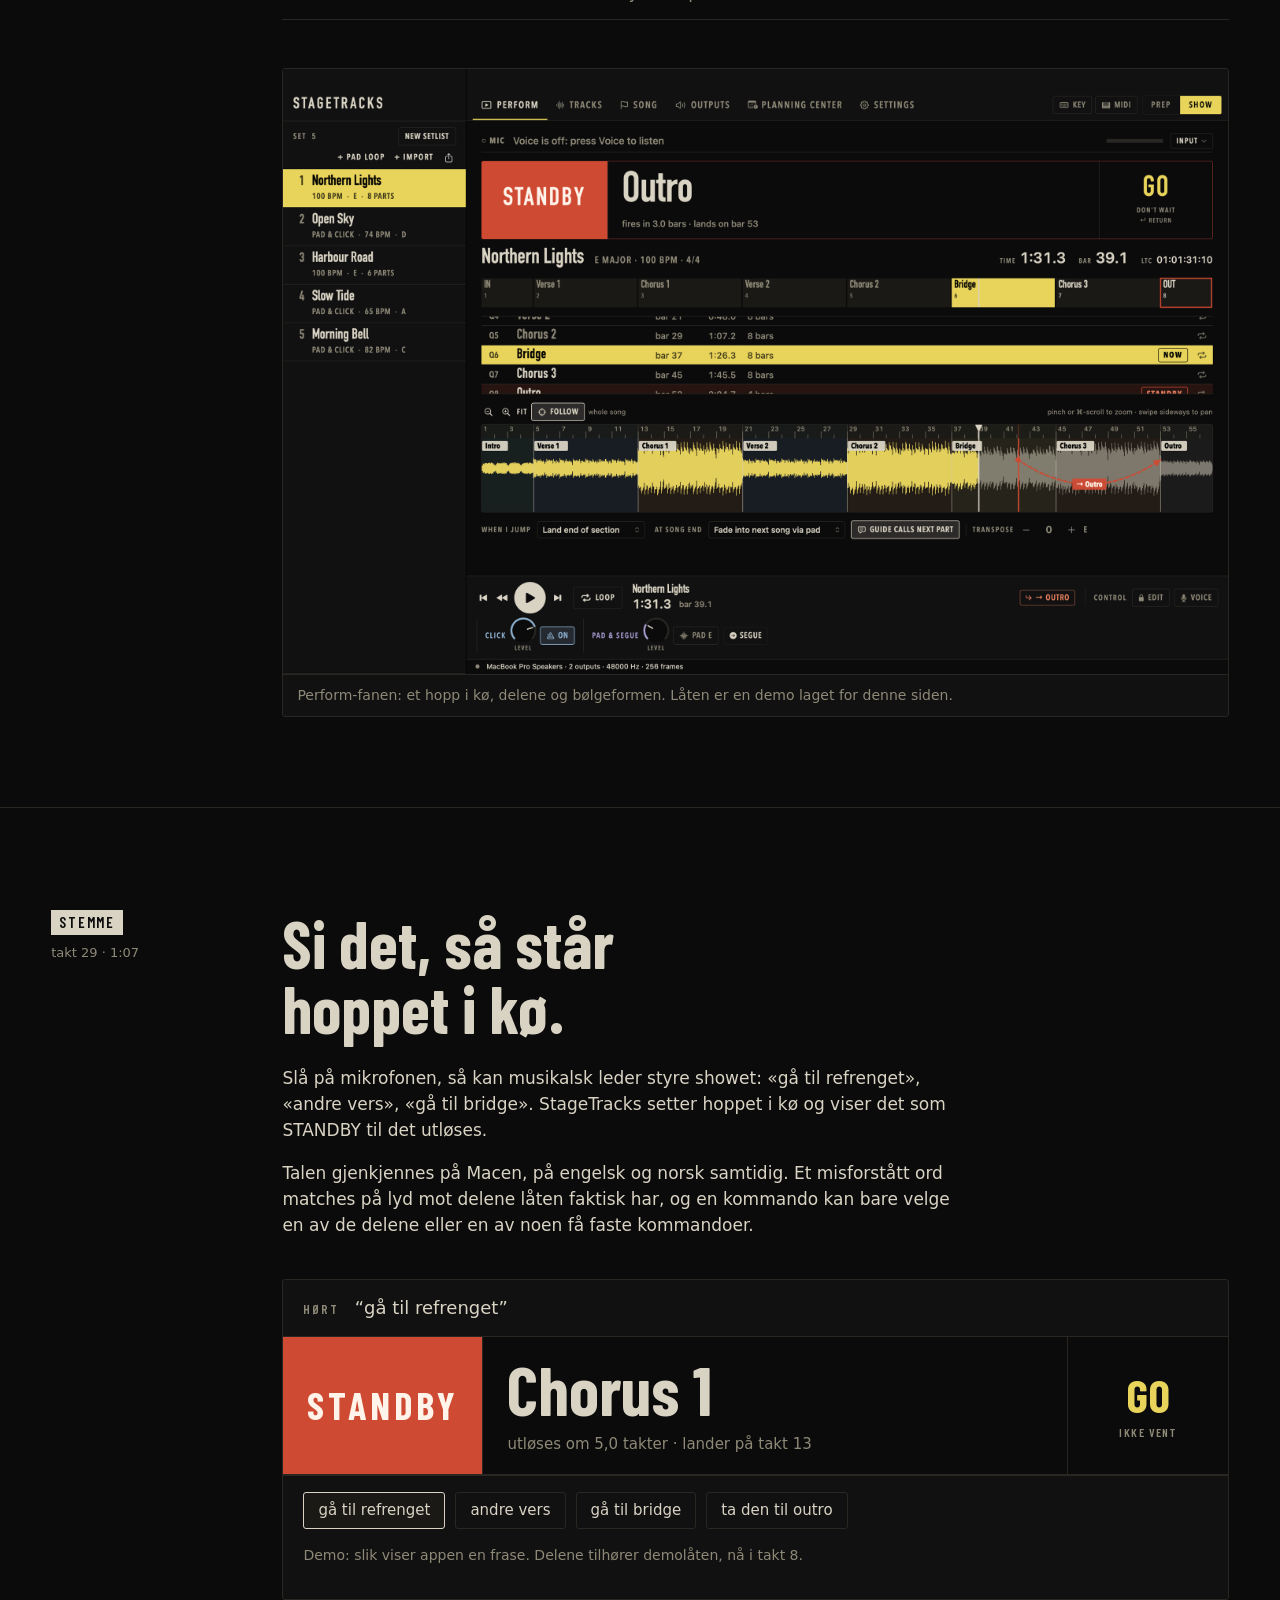
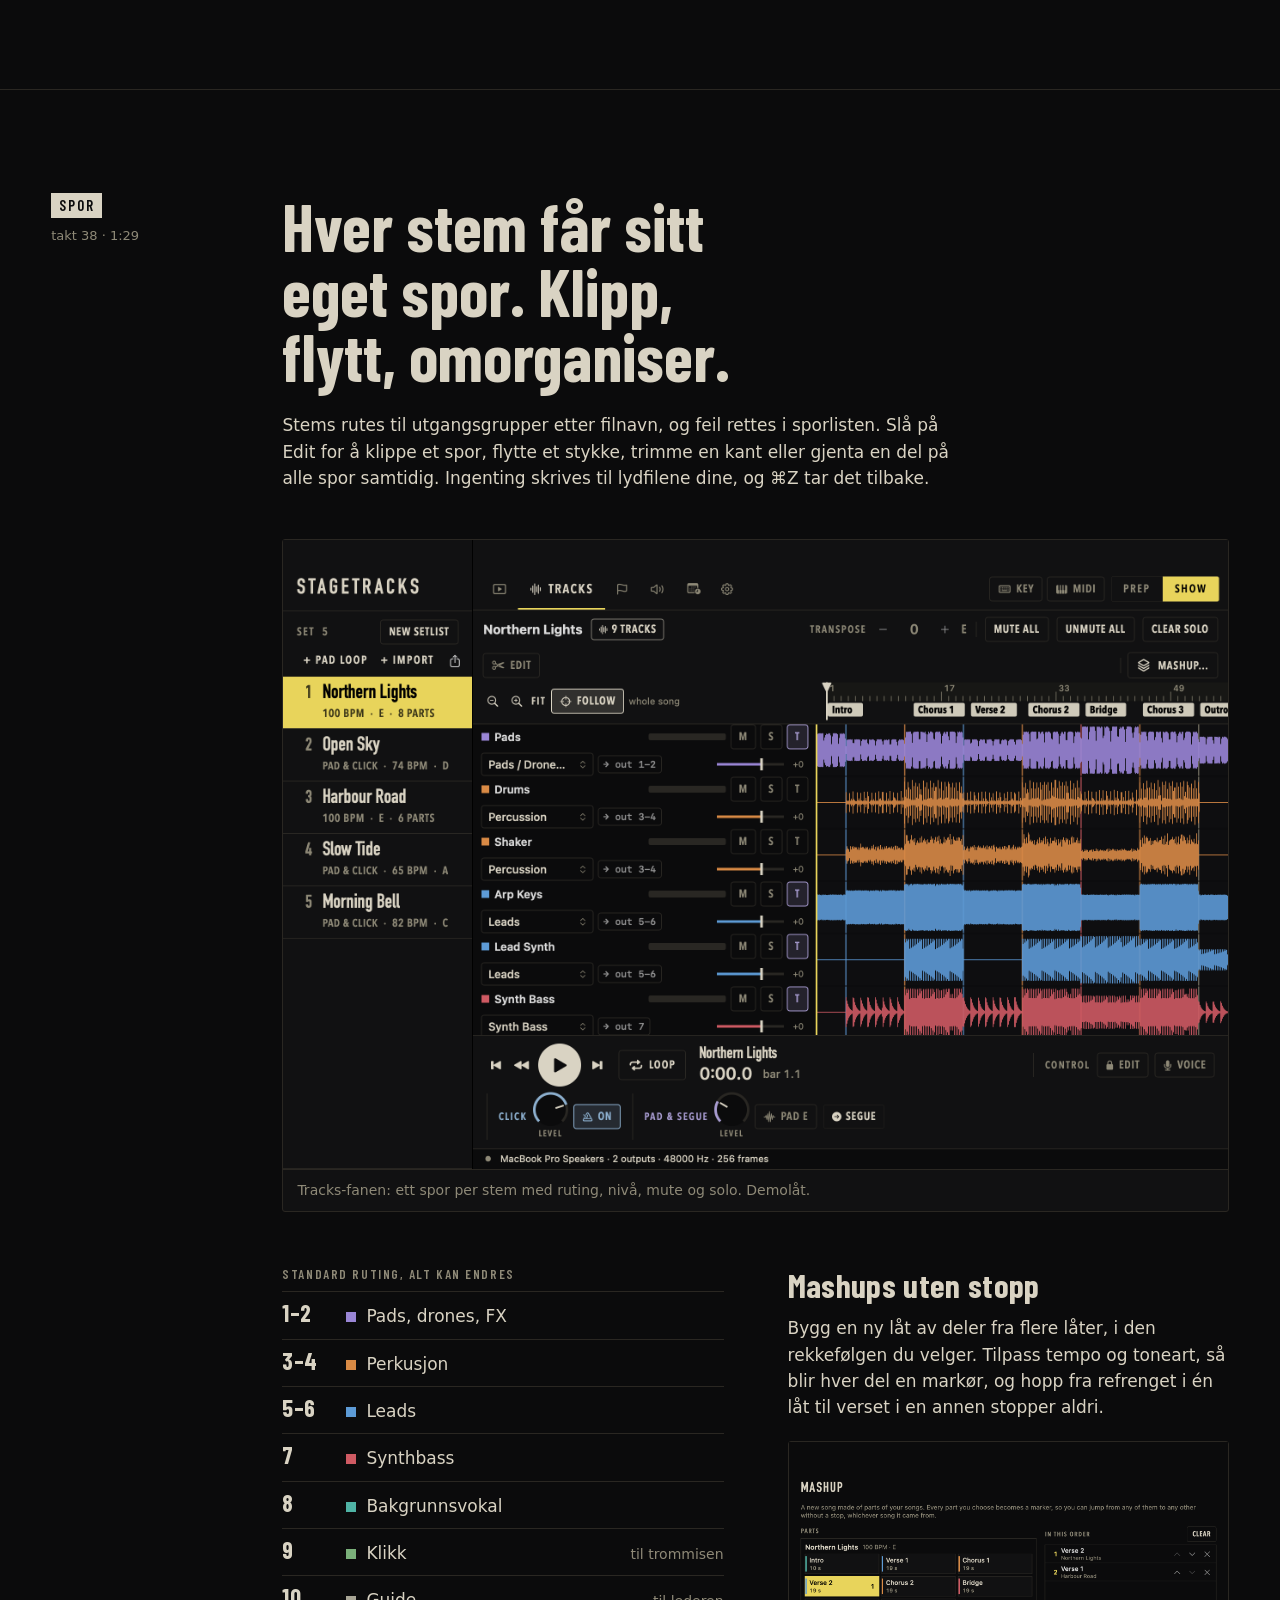
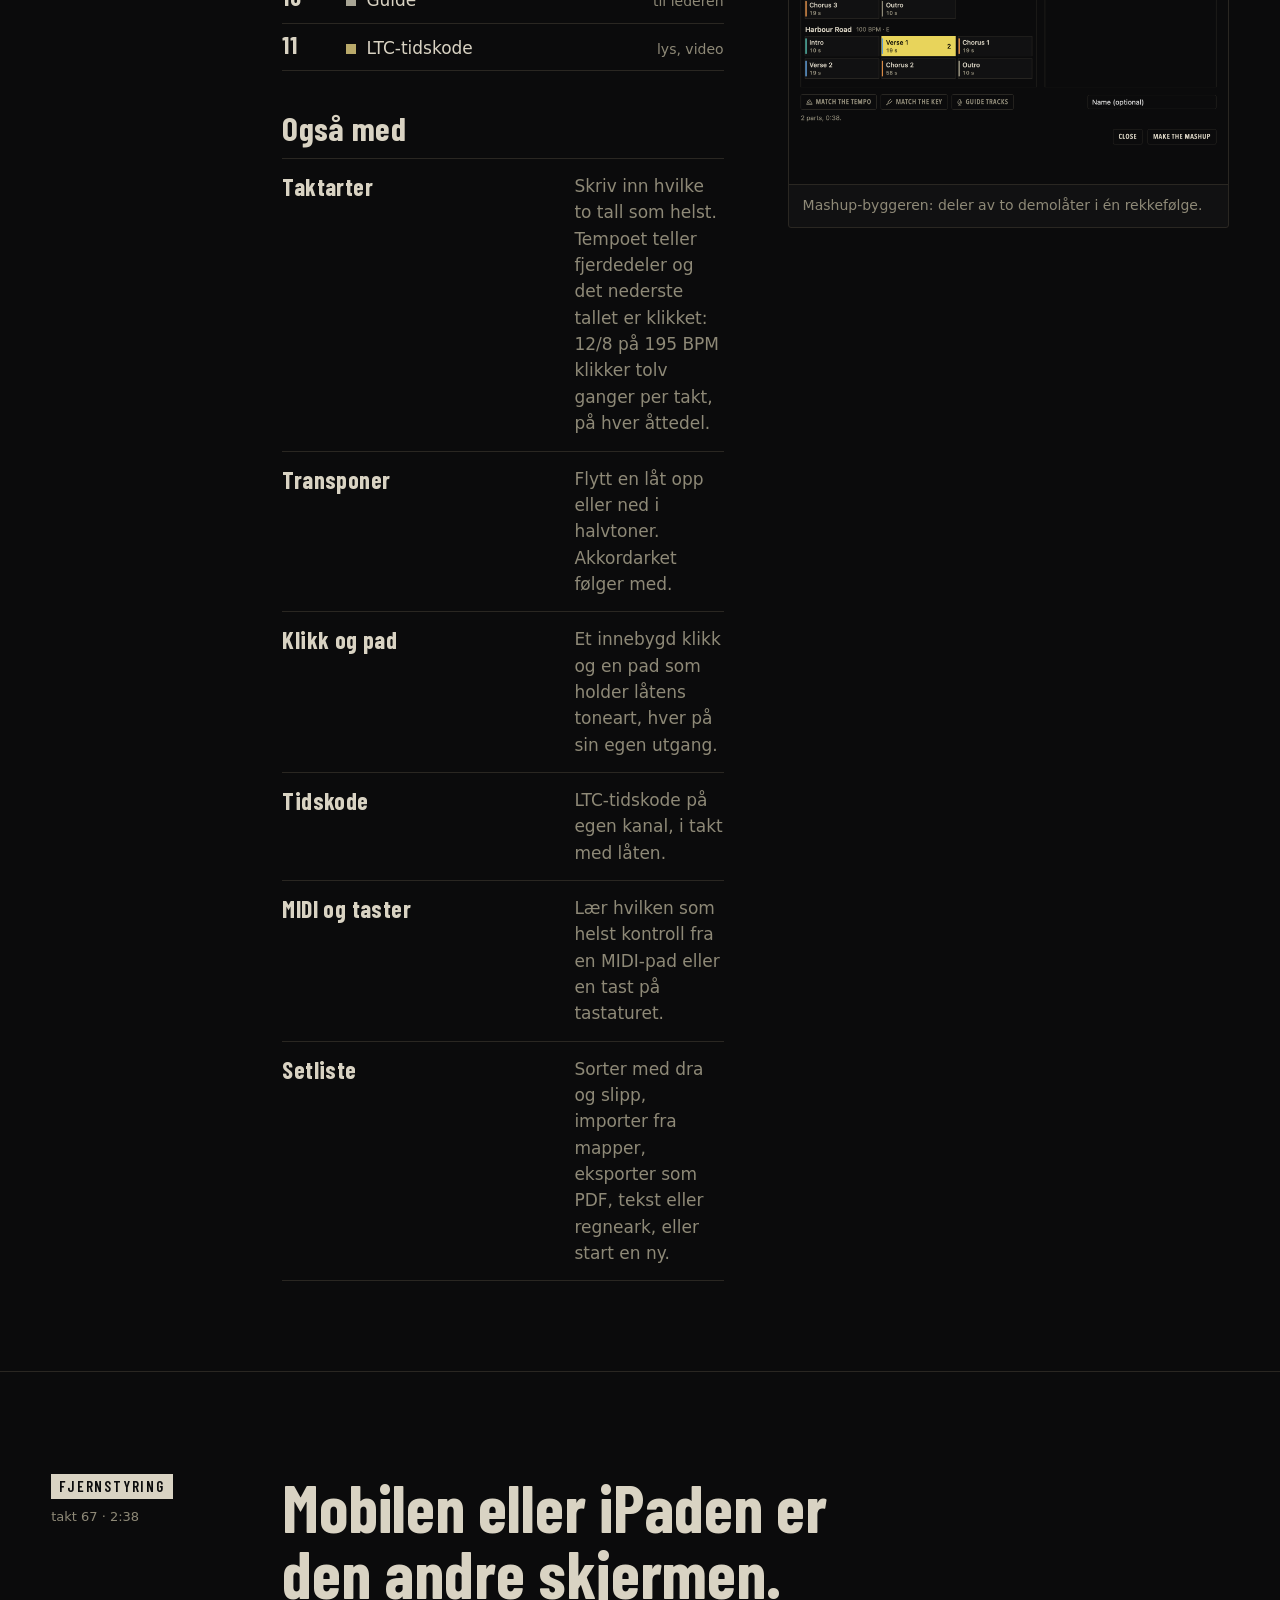
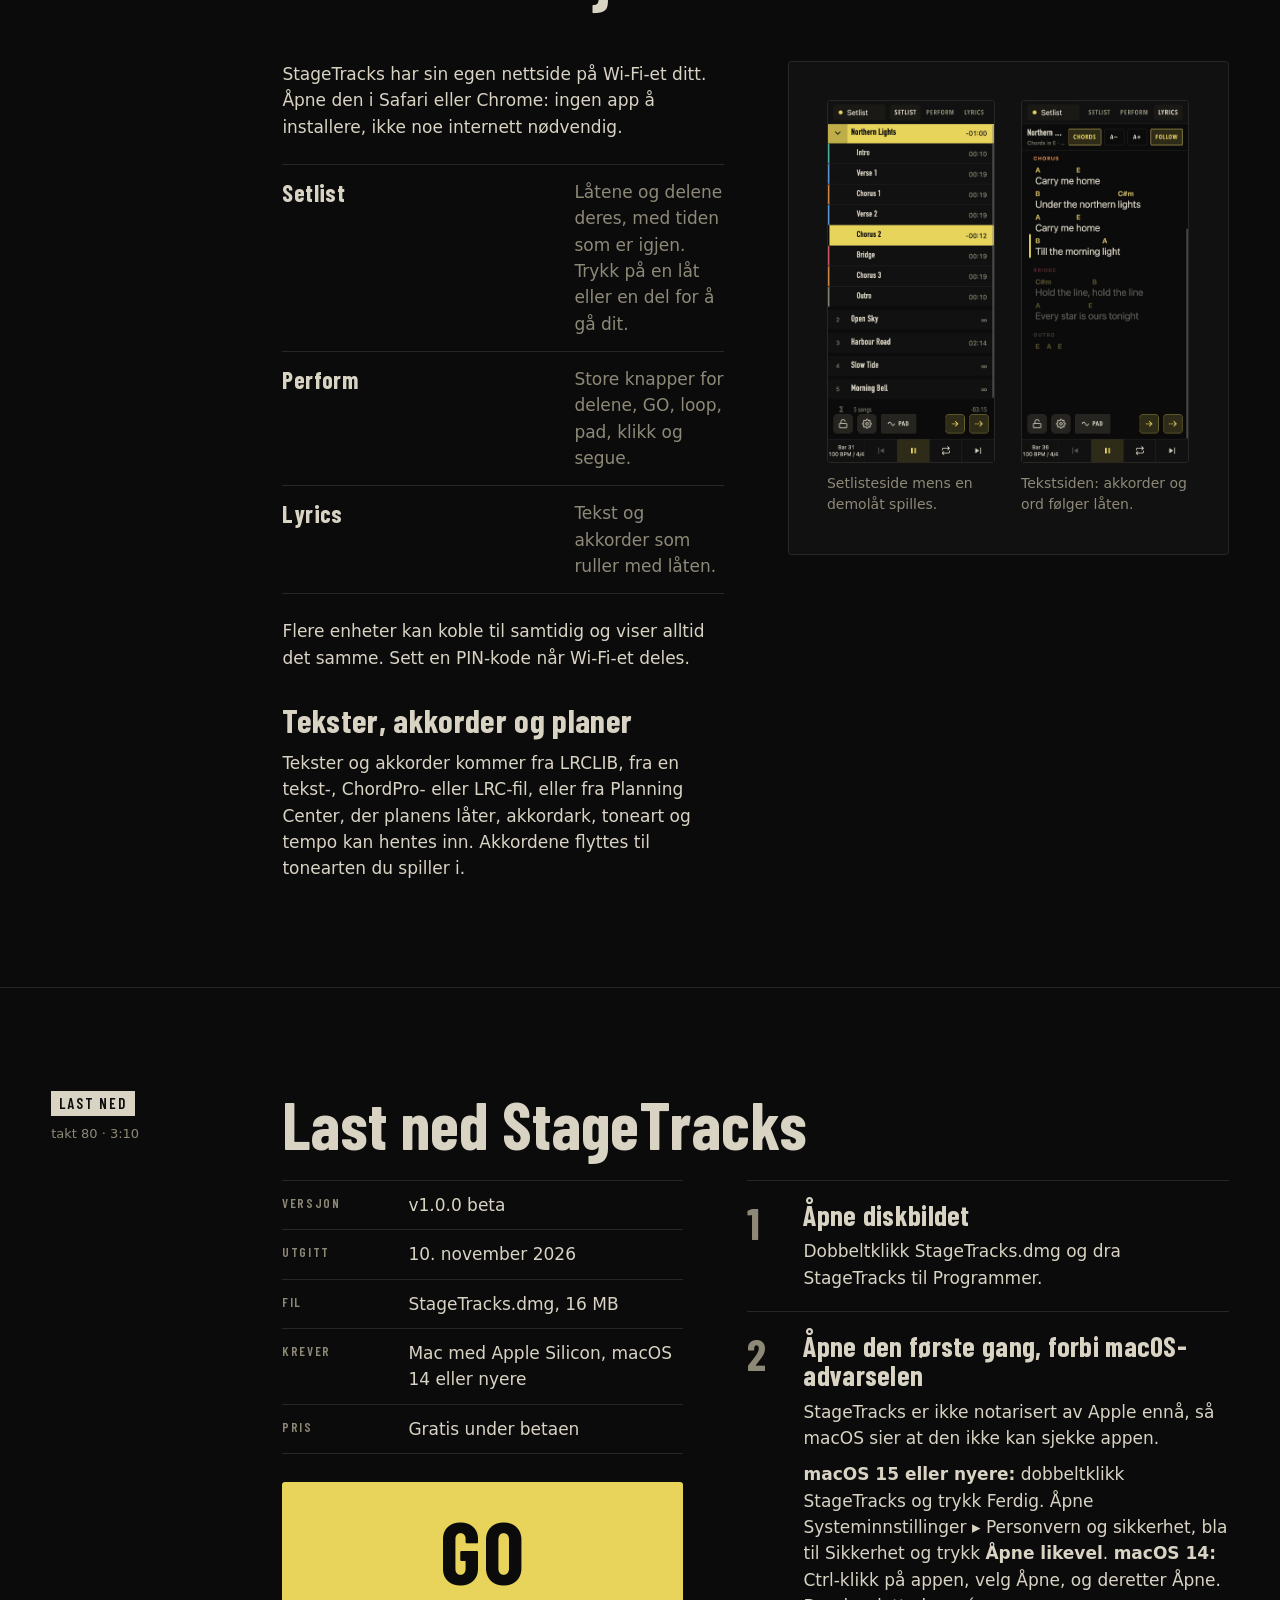
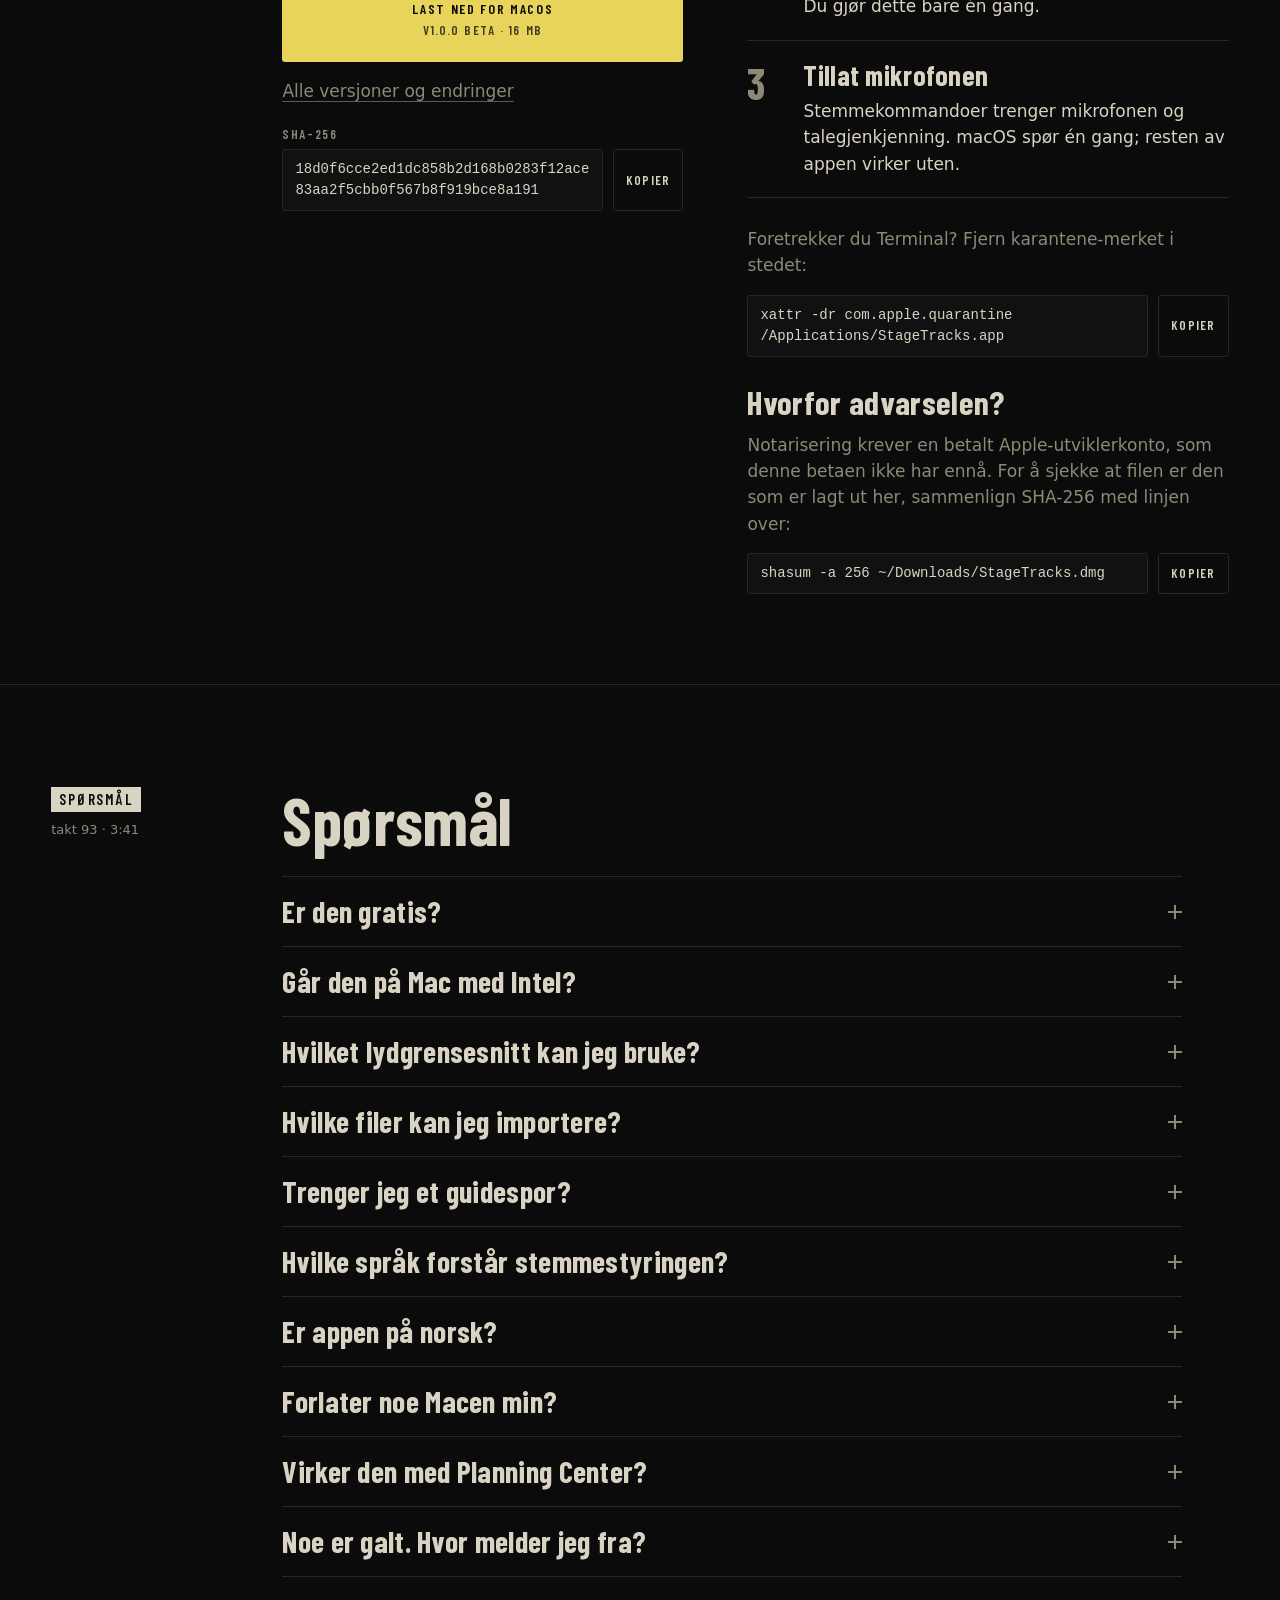
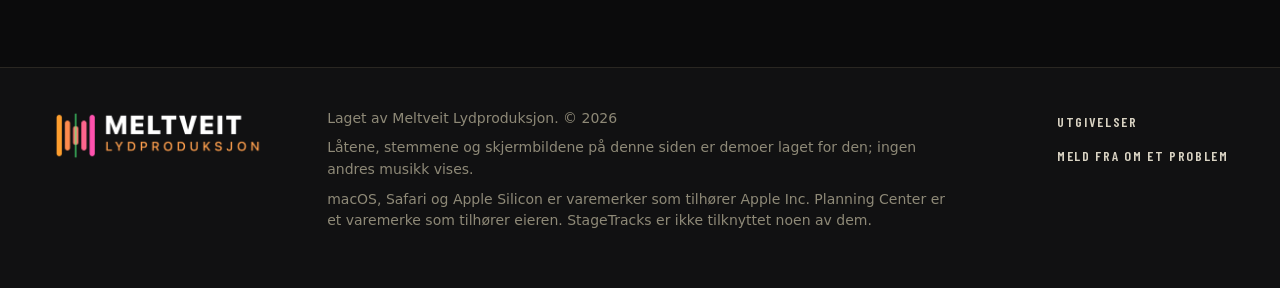
<file: no/index.html>
<!doctype html>
<html lang="no">
<head>
<meta charset="utf-8">
<meta name="viewport" content="width=device-width, initial-scale=1">
<title>StageTracks: multitracks og backingtracks for live bruk på Mac</title>
<meta name="description" content="StageTracks spiller multitracks live på en Mac. Hopp mellom deler med stemme, taster, MIDI-pad eller mobil. Gratis betaversjon for Mac med Apple Silicon.">
<meta name="theme-color" content="#0B0B0C">
<meta name="color-scheme" content="dark">
<link rel="canonical" href="https://the13thmoose.github.io/Stagetracks/no/"><link rel="alternate" hreflang="en" href="https://the13thmoose.github.io/Stagetracks/"><meta property="og:title" content="StageTracks: multitracks og backingtracks for live bruk på Mac"><meta property="og:description" content="StageTracks spiller multitracks live på en Mac. Hopp mellom deler med stemme, taster, MIDI-pad eller mobil. Gratis betaversjon for Mac med Apple Silicon."><meta property="og:type" content="website"><meta property="og:image" content="https://the13thmoose.github.io/Stagetracks/assets/img/og.png"><meta name="twitter:card" content="summary_large_image">
<link rel="icon" type="image/png" sizes="32x32" href="../assets/img/favicon-32.png">
<link rel="apple-touch-icon" href="../assets/img/apple-touch-icon.png">
<link rel="preload" href="../assets/fonts/barlow-condensed-700.woff2" as="font" type="font/woff2" crossorigin>
<link rel="stylesheet" href="../assets/site.css">
</head>
<body>
<a class="skip" href="#main">Hopp til innholdet</a>
<svg width="0" height="0" style="position:absolute" aria-hidden="true" focusable="false"><defs><path id="wd" vector-effect="non-scaling-stroke" d="M2.0 85.1V114.9M6.0 80.5V119.5M10.0 77.9V122.1M14.0 76.6V123.4M18.0 82.1V117.9M22.0 84.1V115.9M26.0 93.8V106.2M30.0 91.1V108.9M34.0 85.7V114.3M38.0 84.8V115.2M42.0 78.4V121.6M46.0 87.2V112.8M50.0 82.9V117.1M54.0 87.9V112.1M58.0 87.7V112.3M62.0 89.9V110.1M66.0 94.2V105.8M70.0 91.5V108.5M74.0 88.6V111.4M78.0 78.1V121.9M82.0 78.3V121.7M86.0 87.1V112.9M90.0 81.7V118.3M94.0 91.4V108.6M98.0 89.6V110.4M102.0 93.4V106.6M106.0 93.2V106.8M110.0 82.3V117.7M114.0 87.0V113.0M118.0 85.8V114.2M122.0 60.1V139.9M126.0 67.9V132.1M130.0 83.4V116.6M134.0 78.4V121.6M138.0 84.1V115.9M142.0 79.2V120.8M146.0 81.9V118.1M150.0 62.5V137.5M154.0 65.2V134.8M158.0 60.6V139.4M162.0 67.7V132.3M166.0 83.3V116.7M170.0 85.7V114.3M174.0 88.4V111.6M178.0 86.5V113.5M182.0 84.3V115.7M186.0 76.0V124.0M190.0 67.2V132.8M194.0 81.9V118.1M198.0 71.9V128.1M202.0 82.8V117.2M206.0 86.4V113.6M210.0 80.7V119.3M214.0 81.7V118.3M218.0 79.7V120.3M222.0 72.1V127.9M226.0 64.8V135.2M230.0 80.8V119.2M234.0 66.5V133.5M238.0 87.6V112.4M242.0 81.1V118.9M246.0 80.4V119.6M250.0 88.2V111.8M254.0 71.1V128.9M258.0 74.5V125.5M262.0 67.7V132.3M266.0 81.9V118.1M270.0 83.9V116.1M274.0 85.3V114.7M278.0 78.7V121.3M282.0 88.0V112.0M286.0 77.6V122.4M290.0 68.4V131.6M294.0 62.0V138.0M298.0 73.1V126.9M302.0 74.3V125.7M306.0 75.1V124.9M310.0 76.7V123.3M314.0 88.9V111.1M318.0 81.4V118.6M322.0 76.9V123.1M326.0 41.8V158.2M330.0 64.7V135.3M334.0 22.4V177.6M338.0 62.2V137.8M342.0 59.3V140.7M346.0 60.5V139.5M350.0 60.6V139.4M354.0 73.8V126.2M358.0 52.2V147.8M362.0 52.5V147.5M366.0 53.2V146.8M370.0 50.1V149.9M374.0 58.7V141.3M378.0 68.7V131.3M382.0 73.4V126.6M386.0 65.9V134.1M390.0 58.8V141.2M394.0 73.0V127.0M398.0 69.6V130.4M402.0 25.1V174.9M406.0 40.5V159.5M410.0 49.4V150.6M414.0 63.4V136.6M418.0 61.4V138.6M422.0 62.9V137.1M426.0 71.0V129.0M430.0 65.6V134.4M434.0 69.2V130.8M438.0 27.8V172.2M442.0 62.6V137.4M446.0 46.0V154.0M450.0 42.8V157.2M454.0 74.2V125.8M458.0 65.1V134.9M462.0 59.6V140.4M466.0 59.6V140.4M470.0 43.2V156.8M474.0 61.4V138.6M478.0 44.9V155.1M482.0 60.3V139.7M486.0 42.9V157.1M490.0 69.9V130.1M494.0 71.4V128.6M498.0 58.4V141.6M502.0 53.1V146.9M506.0 36.2V163.8M510.0 46.8V153.2M514.0 42.6V157.4M518.0 66.7V133.3M522.0 76.7V123.3M526.0 84.4V115.6M530.0 85.6V114.4M534.0 88.4V111.6M538.0 82.3V117.7M542.0 66.1V133.9M546.0 60.8V139.2M550.0 66.6V133.4M554.0 71.8V128.2M558.0 79.4V120.6M562.0 87.3V112.7M566.0 87.2V112.8M570.0 80.6V119.4M574.0 74.9V125.1M578.0 77.8V122.2M582.0 64.6V135.4M586.0 63.2V136.8M590.0 67.7V132.3M594.0 73.7V126.3M598.0 78.0V122.0M602.0 86.2V113.8M606.0 81.5V118.5M610.0 83.5V116.5M614.0 75.3V124.7M618.0 64.8V135.2M622.0 65.2V134.8M626.0 76.3V123.7M630.0 68.9V131.1M634.0 79.7V120.3M638.0 83.6V116.4M642.0 89.9V110.1M646.0 79.4V120.6M650.0 79.6V120.4M654.0 66.9V133.1M658.0 70.5V129.5M662.0 65.3V134.7M666.0 74.3V125.7M670.0 77.7V122.3M674.0 86.4V113.6M678.0 82.1V117.9M682.0 76.4V123.6M686.0 68.5V131.5M690.0 74.0V126.0M694.0 61.7V138.3M698.0 30.3V169.7M702.0 48.7V151.3M706.0 52.0V148.0M710.0 59.6V140.4M714.0 68.0V132.0M718.0 59.8V140.2M722.0 63.0V137.0M726.0 28.0V172.0M730.0 21.1V178.9M734.0 46.7V153.3M738.0 48.8V151.2M742.0 59.1V140.9M746.0 64.8V135.2M750.0 76.2V123.8M754.0 52.1V147.9M758.0 47.2V152.8M762.0 35.3V164.7M766.0 44.4V155.6M770.0 40.9V159.1M774.0 46.3V153.7M778.0 61.5V138.5M782.0 65.1V134.9M786.0 79.6V120.4M790.0 70.5V129.5M794.0 52.3V147.7M798.0 35.8V164.2M802.0 53.5V146.5M806.0 38.6V161.4M810.0 51.4V148.6M814.0 77.4V122.6M818.0 70.8V129.2M822.0 74.7V125.3M826.0 73.5V126.5M830.0 63.8V136.2M834.0 50.3V149.7M838.0 55.2V144.8M842.0 58.8V141.2M846.0 71.6V128.4M850.0 66.4V133.6M854.0 72.9V127.1M858.0 65.2V134.8M862.0 57.0V143.0M866.0 59.6V140.4M870.0 24.4V175.6M874.0 63.3V136.7M878.0 50.4V149.6M882.0 63.7V136.3M886.0 68.0V132.0M890.0 85.8V114.2M894.0 72.9V127.1M898.0 75.4V124.6M902.0 78.0V122.0M906.0 57.8V142.2M910.0 72.6V127.4M914.0 63.1V136.9M918.0 74.4V125.6M922.0 75.7V124.3M926.0 73.1V126.9M930.0 73.0V127.0M934.0 74.4V125.6M938.0 57.8V142.2M942.0 56.8V143.2M946.0 64.4V135.6M950.0 74.1V125.9M954.0 68.9V131.1M958.0 76.1V123.9M962.0 73.1V126.9M966.0 70.4V129.6M970.0 70.3V129.7M974.0 69.6V130.4M978.0 49.3V150.7M982.0 75.5V124.5M986.0 75.1V124.9M990.0 69.8V130.2M994.0 75.3V124.7M998.0 85.5V114.5M1002.0 75.9V124.1M1006.0 64.2V135.8M1010.0 49.0V151.0M1014.0 39.4V160.6M1018.0 48.9V151.1M1022.0 51.4V148.6M1026.0 36.4V163.6M1030.0 66.5V133.5M1034.0 55.9V144.1M1038.0 52.7V147.3M1042.0 51.2V148.8M1046.0 53.7V146.3M1050.0 12.6V187.4M1054.0 35.7V164.3M1058.0 46.2V153.8M1062.0 59.8V140.2M1066.0 49.8V150.2M1070.0 67.6V132.4M1074.0 69.7V130.3M1078.0 55.0V145.0M1082.0 59.5V140.5M1086.0 29.9V170.1M1090.0 38.4V161.6M1094.0 51.7V148.3M1098.0 43.8V156.2M1102.0 54.4V145.6M1106.0 79.4V120.6M1110.0 62.7V137.3M1114.0 61.9V138.1M1118.0 24.1V175.9M1122.0 22.0V178.0M1126.0 48.1V151.9M1130.0 53.0V147.0M1134.0 66.0V134.0M1138.0 50.1V149.9M1142.0 72.5V127.5M1146.0 60.4V139.6M1150.0 54.6V145.4M1154.0 82.3V117.7M1158.0 80.7V119.3M1162.0 78.9V121.1M1166.0 88.8V111.2M1170.0 84.8V115.2M1174.0 91.5V108.5M1178.0 90.7V109.3M1182.0 91.1V108.9M1186.0 89.1V110.9M1190.0 83.7V116.3M1194.0 82.6V117.4M1198.0 84.1V115.9"/><path id="ws" vector-effect="non-scaling-stroke" d="M6.0 86.8V113.2M18.0 85.1V114.9M30.0 86.9V113.1M42.0 77.6V122.4M54.0 90.5V109.5M66.0 88.0V112.0M78.0 87.4V112.6M90.0 93.8V106.2M102.0 88.8V111.2M114.0 85.1V114.9M126.0 81.9V118.1M138.0 72.4V127.6M150.0 66.1V133.9M162.0 75.7V124.3M174.0 76.5V123.5M186.0 88.1V111.9M198.0 87.7V112.3M210.0 87.2V112.8M222.0 76.8V123.2M234.0 63.1V136.9M246.0 67.5V132.5M258.0 64.6V135.4M270.0 77.1V122.9M282.0 76.4V123.6M294.0 88.8V111.2M306.0 87.0V113.0M318.0 79.4V120.6M330.0 48.2V151.8M342.0 49.8V150.2M354.0 60.2V139.8M366.0 54.2V145.8M378.0 62.8V137.2M390.0 68.5V131.5M402.0 62.3V137.7M414.0 77.3V122.7M426.0 54.8V145.2M438.0 42.7V157.3M450.0 64.5V135.5M462.0 47.4V152.6M474.0 44.9V155.1M486.0 69.7V130.3M498.0 64.6V135.4M510.0 60.2V139.8M522.0 89.1V110.9M534.0 80.2V119.8M546.0 83.3V116.7M558.0 70.1V129.9M570.0 60.5V139.5M582.0 77.5V122.5M594.0 84.5V115.5M606.0 86.6V113.4M618.0 83.6V116.4M630.0 90.2V109.8M642.0 87.3V112.7M654.0 76.5V123.5M666.0 62.7V137.3M678.0 71.4V128.6M690.0 73.3V126.7M702.0 46.8V153.2M714.0 73.7V126.3M726.0 67.2V132.8M738.0 77.2V122.8M750.0 60.6V139.4M762.0 37.6V162.4M774.0 63.3V136.7M786.0 38.1V161.9M798.0 39.0V161.0M810.0 64.9V135.1M822.0 68.9V131.1M834.0 57.5V142.5M846.0 58.1V141.9M858.0 73.9V126.1M870.0 46.2V153.8M882.0 25.4V174.6M894.0 68.1V131.9M906.0 59.1V140.9M918.0 79.1V120.9M930.0 77.4V122.6M942.0 76.6V123.4M954.0 78.1V121.9M966.0 70.1V129.9M978.0 78.4V121.6M990.0 66.9V133.1M1002.0 49.1V150.9M1014.0 34.5V165.5M1026.0 49.9V150.1M1038.0 62.1V137.9M1050.0 53.9V146.1M1062.0 64.6V135.4M1074.0 74.2V125.8M1086.0 36.6V163.4M1098.0 46.6V153.4M1110.0 38.0V162.0M1122.0 51.9V148.1M1134.0 50.4V149.6M1146.0 64.7V135.3M1158.0 93.6V106.4M1170.0 89.7V110.3M1182.0 92.1V107.9M1194.0 82.5V117.5"/></defs></svg>
<header class="top"><div class="top-in"><a class="brand" href="../" aria-label="StageTracks forside"><img src="../assets/img/favicon-64.png" alt="" width="28" height="28"><span>STAGETRACKS</span></a><div class="slot"><nav class="nav" aria-label="Seksjoner"><a href="#why">Hvorfor</a><a href="#parts">Deler</a><a href="#voice">Stemme</a><a href="#tracks">Spor</a><a href="#remote">Fjernstyring</a><a href="#install">Last ned</a><a href="#faq">Spørsmål</a></nav><nav class="map mini" aria-label="Sangkart, gjeldende posisjon"><div class="bars" aria-hidden="true"><svg class="r dense" viewBox="0 0 1200 200" preserveAspectRatio="none"><use href="#wd"/></svg><svg class="r sparse" viewBox="0 0 1200 200" preserveAspectRatio="none"><use href="#ws"/></svg><svg class="p dense" viewBox="0 0 1200 200" preserveAspectRatio="none"><use href="#wd"/></svg><svg class="p sparse" viewBox="0 0 1200 200" preserveAspectRatio="none"><use href="#ws"/></svg></div><a class="fl on" href="#why" data-f="why" title="Hvorfor" style="--f:3.5%"><em>Hvorfor</em><small data-bar="takt">takt 4 · 0:07</small></a><a class="fl" href="#parts" data-f="parts" title="Deler" style="--f:11%"><em>Deler</em><small data-bar="takt">takt 11 · 0:24</small></a><a class="fl" href="#voice" data-f="voice" title="Stemme" style="--f:27%"><em>Stemme</em><small data-bar="takt">takt 27 · 1:02</small></a><a class="fl" href="#tracks" data-f="tracks" title="Spor" style="--f:41%"><em>Spor</em><small data-bar="takt">takt 40 · 1:34</small></a><a class="fl" href="#remote" data-f="remote" title="Fjernstyring" style="--f:63%"><em>Mobil</em><small data-bar="takt">takt 61 · 2:24</small></a><a class="fl" href="#install" data-f="install" title="Last ned" style="--f:79%"><em>Last ned</em><small data-bar="takt">takt 76 · 3:00</small></a><a class="fl flip" href="#faq" data-f="faq" title="Spørsmål" style="--f:90%"><em>FAQ</em><small data-bar="takt">takt 87 · 3:26</small></a><div class="ph"></div></nav></div><div class="tools"><div class="lang" role="group" aria-label="Språk"><a href="../" hreflang="en" lang="en">EN</a><a href="./" hreflang="no" lang="no" aria-current="true">NO</a></div><a class="btn dl-btn" href="#install">Last ned</a></div></div></header>
<main id="main">
<section class="hero" id="why" data-part="why" aria-label="StageTracks"><div class="call"><div class="nx"><span class="lab">Neste</span><span class="cue">LAST NED</span><span class="lab">om 0 takter</span></div><div class="mid"><h1>Kall neste del.<br>Den lander på slaget.</h1><p class="lead"><b>StageTracks</b> spiller multitracks live på en Mac. Hopp til hvilken som helst del med stemme, tastatur, MIDI-pad eller mobil, og klikk, guide og pad følger med.</p></div><a class="go" href="https://github.com/The13ThMoose/Stagetracks/releases/latest/download/StageTracks.dmg"><b>GO</b><span>Last ned for macOS</span><span>v1.0.0 beta · 16 MB</span></a></div><nav class="map hero-map" aria-label="Sangkart"><div class="bars" aria-hidden="true"><svg class="r dense" viewBox="0 0 1200 200" preserveAspectRatio="none"><use href="#wd"/></svg><svg class="r sparse" viewBox="0 0 1200 200" preserveAspectRatio="none"><use href="#ws"/></svg><svg class="p dense" viewBox="0 0 1200 200" preserveAspectRatio="none"><use href="#wd"/></svg><svg class="p sparse" viewBox="0 0 1200 200" preserveAspectRatio="none"><use href="#ws"/></svg></div><a class="fl on" href="#why" data-f="why" title="Hvorfor" style="--f:3.5%"><em>Hvorfor</em><small data-bar="takt">takt 4 · 0:07</small></a><a class="fl" href="#parts" data-f="parts" title="Deler" style="--f:11%"><em>Deler</em><small data-bar="takt">takt 11 · 0:24</small></a><a class="fl" href="#voice" data-f="voice" title="Stemme" style="--f:27%"><em>Stemme</em><small data-bar="takt">takt 27 · 1:02</small></a><a class="fl" href="#tracks" data-f="tracks" title="Spor" style="--f:41%"><em>Spor</em><small data-bar="takt">takt 40 · 1:34</small></a><a class="fl" href="#remote" data-f="remote" title="Fjernstyring" style="--f:63%"><em>Mobil</em><small data-bar="takt">takt 61 · 2:24</small></a><a class="fl" href="#install" data-f="install" title="Last ned" style="--f:79%"><em>Last ned</em><small data-bar="takt">takt 76 · 3:00</small></a><a class="fl flip" href="#faq" data-f="faq" title="Spørsmål" style="--f:90%"><em>FAQ</em><small data-bar="takt">takt 87 · 3:26</small></a><div class="ph"></div></nav><ul class="reqs"><li>Mac med <b>Apple Silicon</b></li><li><b>macOS 14</b> eller nyere</li><li><b>Gratis</b> under betaen</li><li>Alle <b>CoreAudio</b>-grensesnitt</li></ul></section>
<section class="part" id="parts" data-part="parts" aria-labelledby="parts-h"><div class="in"><div class="gut"><span class="flag">Deler</span><span class="pos" data-bar="takt">takt 11 · 0:24</span></div><div class="main"><h2 id="parts-h">Hver del av hver låt er ett kall unna.</h2><p>Importer en mappe med stems, så finner StageTracks beatgridet, tonearten og delene. Navnene på delene hentes fra guidesporet ditt: sier det «verse» eller «chorus», blir det en markør du kan hoppe til.</p><p>På scenen er det største på skjermen hva som kommer og når. Trykk GO, eller sett et hopp i kø og la det utløses til rett tid.</p><dl class="rows"><div><dt>Hopp på beatgridet</dt><dd>Velg når et hopp lander: nå, på neste slag, på neste takt eller ved slutten av delen. Det lander alltid på beatgridet.</dd></div><div><dt>Loop en del</dt><dd>Hold delen som spilles så lenge du trenger, og slipp når du vil.</dd></div><div><dt>Guiden snakker først</dt><dd>Guidesporet varsler neste del én takt før den kommer.</dd></div><div><dt>Overgang mellom låter</dt><dd>En pad i låtens toneart bærer rommet fra én låt til neste, og klikken tar over i det nye tempoet.</dd></div></dl><figure class="shot"><div class="pan"><img src="../assets/img/app-perform.png" alt="Perform-fanen i StageTracks: et STANDBY-kall til Outro, listen over deler og bølgeformen til demolåten Northern Lights." width="2400" height="1536" loading="lazy" decoding="async"></div><figcaption>Perform-fanen: et hopp i kø, delene og bølgeformen. Låten er en demo laget for denne siden.</figcaption></figure></div></div></section>
<section class="part" id="voice" data-part="voice" aria-labelledby="voice-h"><div class="in"><div class="gut"><span class="flag">Stemme</span><span class="pos" data-bar="takt">takt 27 · 1:02</span></div><div class="main"><h2 id="voice-h">Si det, så står hoppet i kø.</h2><p>Slå på mikrofonen, så kan musikalsk leder styre showet: «gå til refrenget», «andre vers», «gå til bridge». StageTracks setter hoppet i kø og viser det som STANDBY til det utløses.</p><p>Talen gjenkjennes på Macen, på engelsk og norsk samtidig. Et misforstått ord matches på lyd mot delene låten faktisk har, og en kommando kan bare velge en av de delene eller en av noen få faste kommandoer.</p><div class="demo" data-demo><div class="heard"><span class="lab">Hørt</span><q data-heard>gå til refrenget</q></div><div class="call" data-state="standby"><div class="st">STANDBY</div><div class="nm" aria-live="polite"><strong data-name>Chorus 1</strong><span data-detail>utløses om 5,0 takter · lander på takt 13</span></div><div class="gk"><b>GO</b><span>Ikke vent</span></div></div><div class="chips" role="group" aria-label="Hørt"><button class="chip" type="button" aria-pressed="true" data-said="gå til refrenget" data-name="Chorus 1" data-detail="utløses om 5,0 takter · lander på takt 13">gå til refrenget</button><button class="chip" type="button" aria-pressed="false" data-said="andre vers" data-name="Verse 2" data-detail="utløses om 5,0 takter · lander på takt 21">andre vers</button><button class="chip" type="button" aria-pressed="false" data-said="gå til bridge" data-name="Bridge" data-detail="utløses om 5,0 takter · lander på takt 37">gå til bridge</button><button class="chip" type="button" aria-pressed="false" data-said="ta den til outro" data-name="Outro" data-detail="utløses om 5,0 takter · lander på takt 53">ta den til outro</button></div><p class="demo-note">Demo: slik viser appen en frase. Delene tilhører demolåten, nå i takt 8.</p></div></div></div></section>
<section class="part" id="tracks" data-part="tracks" aria-labelledby="tracks-h"><div class="in"><div class="gut"><span class="flag">Spor</span><span class="pos" data-bar="takt">takt 40 · 1:34</span></div><div class="main"><h2 id="tracks-h">Hver stem får sitt eget spor. Klipp, flytt, omorganiser.</h2><p>Stems rutes til utgangsgrupper etter filnavn, og feil rettes i sporlisten. Slå på Edit for å klippe et spor, flytte et stykke, trimme en kant eller gjenta en del på alle spor samtidig. Ingenting skrives til lydfilene dine, og ⌘Z tar det tilbake.</p><figure class="shot"><div class="pan"><img src="../assets/img/app-tracks.png" alt="Tracks-fanen: ett bølgeformspor for hver av demolåtens ni stems, med utgangsgruppe, nivå, mute og solo." width="2200" height="1464" loading="lazy" decoding="async"></div><figcaption>Tracks-fanen: ett spor per stem med ruting, nivå, mute og solo. Demolåt.</figcaption></figure><div class="split"><div><table class="patch"><caption>Standard ruting, alt kan endres</caption><tr><td class="ch tab">1–2</td><td><i class="sw" style="background:var(--t-pads)"></i>Pads, drones, FX</td><td class="note"></td></tr><tr><td class="ch tab">3–4</td><td><i class="sw" style="background:var(--t-perc)"></i>Perkusjon</td><td class="note"></td></tr><tr><td class="ch tab">5–6</td><td><i class="sw" style="background:var(--t-leads)"></i>Leads</td><td class="note"></td></tr><tr><td class="ch tab">7</td><td><i class="sw" style="background:var(--t-bass)"></i>Synthbass</td><td class="note"></td></tr><tr><td class="ch tab">8</td><td><i class="sw" style="background:var(--t-bgv)"></i>Bakgrunnsvokal</td><td class="note"></td></tr><tr><td class="ch tab">9</td><td><i class="sw" style="background:var(--t-click)"></i>Klikk</td><td class="note">til trommisen</td></tr><tr><td class="ch tab">10</td><td><i class="sw" style="background:var(--t-guide)"></i>Guide</td><td class="note">til lederen</td></tr><tr><td class="ch tab">11</td><td><i class="sw" style="background:var(--t-ltc)"></i>LTC-tidskode</td><td class="note">lys, video</td></tr></table><h3 style="margin-top:40px">Også med</h3><dl class="rows" style="margin-top:0"><div><dt>Taktarter</dt><dd>Skriv inn hvilke to tall som helst. Tempoet teller fjerdedeler og det nederste tallet er klikket: 12/8 på 195 BPM klikker tolv ganger per takt, på hver åttedel.</dd></div><div><dt>Transponer</dt><dd>Flytt en låt opp eller ned i halvtoner. Akkordarket følger med.</dd></div><div><dt>Klikk og pad</dt><dd>Et innebygd klikk og en pad som holder låtens toneart, hver på sin egen utgang.</dd></div><div><dt>Tidskode</dt><dd>LTC-tidskode på egen kanal, i takt med låten.</dd></div><div><dt>MIDI og taster</dt><dd>Lær hvilken som helst kontroll fra en MIDI-pad eller en tast på tastaturet.</dd></div><div><dt>Setliste</dt><dd>Sorter med dra og slipp, importer fra mapper, eksporter som PDF, tekst eller regneark, eller start en ny.</dd></div></dl></div><div><h3>Mashups uten stopp</h3><p>Bygg en ny låt av deler fra flere låter, i den rekkefølgen du velger. Tilpass tempo og toneart, så blir hver del en markør, og hopp fra refrenget i én låt til verset i en annen stopper aldri.</p><figure class="shot"><div class="pan"><img src="../assets/img/app-mashup.png" alt="Mashup-byggeren: deler av to demolåter, Northern Lights og Harbour Road, i én rekkefølge." width="1640" height="1280" loading="lazy" decoding="async"></div><figcaption>Mashup-byggeren: deler av to demolåter i én rekkefølge.</figcaption></figure></div></div></div></div></section>
<section class="part" id="remote" data-part="remote" aria-labelledby="remote-h"><div class="in"><div class="gut"><span class="flag">Fjernstyring</span><span class="pos" data-bar="takt">takt 61 · 2:24</span></div><div class="main"><h2 id="remote-h">Mobilen eller iPaden er den andre skjermen.</h2><div class="split"><div><p>StageTracks har sin egen nettside på Wi-Fi-et ditt. Åpne den i Safari eller Chrome: ingen app å installere, ikke noe internett nødvendig.</p><dl class="rows" style="margin:24px 0"><div><dt>Setlist</dt><dd>Låtene og delene deres, med tiden som er igjen. Trykk på en låt eller en del for å gå dit.</dd></div><div><dt>Perform</dt><dd>Store knapper for delene, GO, loop, pad, klikk og segue.</dd></div><div><dt>Lyrics</dt><dd>Tekst og akkorder som ruller med låten.</dd></div></dl><p>Flere enheter kan koble til samtidig og viser alltid det samme. Sett en PIN-kode når Wi-Fi-et deles.</p><h3 style="margin-top:32px">Tekster, akkorder og planer</h3><p>Tekster og akkorder kommer fra LRCLIB, fra en tekst-, ChordPro- eller LRC-fil, eller fra Planning Center, der planens låter, akkordark, toneart og tempo kan hentes inn. Akkordene flyttes til tonearten du spiller i.</p></div><div class="phones"><figure><img src="../assets/img/remote-setlist.jpg" alt="Fjernstyringens setlisteside på en mobil mens Chorus 2 i demolåten spilles, med tiden som er igjen i hver del." width="750" height="1624" loading="lazy" decoding="async"><figcaption>Setlisteside mens en demolåt spilles.</figcaption></figure><figure><img src="../assets/img/remote-lyrics.jpg" alt="Fjernstyringens tekstside på en mobil: refrenget i demolåten med akkorder over teksten og gjeldende linje markert." width="750" height="1624" loading="lazy" decoding="async"><figcaption>Tekstsiden: akkorder og ord følger låten.</figcaption></figure></div></div></div></div></section>
<section class="part" id="install" data-part="install" aria-labelledby="install-h"><div class="in"><div class="gut"><span class="flag">Last ned</span><span class="pos" data-bar="takt">takt 76 · 3:00</span></div><div class="main"><h2 id="install-h">Last ned StageTracks</h2><div class="dl"><div><dl class="facts"><div><dt>Versjon</dt><dd>v1.0.0 beta</dd></div><div><dt>Utgitt</dt><dd>10. november 2026</dd></div><div><dt>Fil</dt><dd>StageTracks.dmg, 16 MB</dd></div><div><dt>Krever</dt><dd>Mac med Apple Silicon, macOS 14 eller nyere</dd></div><div><dt>Pris</dt><dd>Gratis under betaen</dd></div></dl><a class="go xl" href="https://github.com/The13ThMoose/Stagetracks/releases/latest/download/StageTracks.dmg"><b>GO</b><span>Last ned for macOS</span><span>v1.0.0 beta · 16 MB</span></a><p class="dim" style="margin-top:16px"><a href="https://github.com/The13ThMoose/Stagetracks/releases">Alle versjoner og endringer</a></p><div class="sha"><span class="lab">SHA-256</span><div class="code"><code id="sha">18d0f6cce2ed1dc858b2d168b0283f12ace83aa2f5cbb0f567b8f919bce8a191</code><button class="btn" type="button" data-copy="sha" data-done="Kopiert">Kopier</button></div></div></div><div><ol class="steps"><li><div><h3>Åpne diskbildet</h3><p>Dobbeltklikk StageTracks.dmg og dra StageTracks til Programmer.</p></div></li><li><div><h3>Åpne den første gang, forbi macOS-advarselen</h3><p>StageTracks er ikke notarisert av Apple ennå, så macOS sier at den ikke kan sjekke appen.</p><p><b>macOS 15 eller nyere:</b> dobbeltklikk StageTracks og trykk Ferdig. Åpne Systeminnstillinger ▸ Personvern og sikkerhet, bla til Sikkerhet og trykk <b>Åpne likevel</b>. <b>macOS 14:</b> Ctrl-klikk på appen, velg Åpne, og deretter Åpne. Du gjør dette bare én gang.</p></div></li><li><div><h3>Tillat mikrofonen</h3><p>Stemmekommandoer trenger mikrofonen og talegjenkjenning. macOS spør én gang; resten av appen virker uten.</p></div></li></ol><div class="why"><p>Foretrekker du Terminal? Fjern karantene-merket i stedet:</p><div class="code"><code id="xattr">xattr -dr com.apple.quarantine /Applications/StageTracks.app</code><button class="btn" type="button" data-copy="xattr" data-done="Kopiert">Kopier</button></div><h3 style="margin-top:28px">Hvorfor advarselen?</h3><p>Notarisering krever en betalt Apple-utviklerkonto, som denne betaen ikke har ennå. For å sjekke at filen er den som er lagt ut her, sammenlign SHA-256 med linjen over:</p><div class="code"><code id="shacmd">shasum -a 256 ~/Downloads/StageTracks.dmg</code><button class="btn" type="button" data-copy="shacmd" data-done="Kopiert">Kopier</button></div></div></div></div></div></div></section>
<section class="part" id="faq" data-part="faq" aria-labelledby="faq-h"><div class="in"><div class="gut"><span class="flag">Spørsmål</span><span class="pos" data-bar="takt">takt 87 · 3:26</span></div><div class="main"><h2 id="faq-h">Spørsmål</h2><div class="faq"><details><summary>Er den gratis?<i aria-hidden="true"></i></summary><div class="ans"><p>Ja, så lenge den er i beta. Hva som skjer etter betaen, kunngjøres her.</p></div></details><details><summary>Går den på Mac med Intel?<i aria-hidden="true"></i></summary><div class="ans"><p>Nei. Denne versjonen er for Apple Silicon (M1 eller nyere) og krever macOS 14 eller nyere.</p></div></details><details><summary>Hvilket lydgrensesnitt kan jeg bruke?<i aria-hidden="true"></i></summary><div class="ans"><p>Alle CoreAudio-grensesnitt, med hvor mange utganger som helst. StageTracks snakker rett med enheten, så et USB-grensesnitt med 16 kanaler får 16 utganger. Hvis en enhet oppfører seg rart, kan Outputs-fanen kopiere en lydrapport du kan sende med.</p></div></details><details><summary>Hvilke filer kan jeg importere?<i aria-hidden="true"></i></summary><div class="ans"><p>En mappe med stems per låt (WAV, AIFF, CAF, MP3, M4A eller FLAC), en mappe med låtmapper, eller slipp dem på vinduet. Stems rutes etter filnavn: Click, Guide, Synth Bass, BGVs og så videre.</p></div></details><details><summary>Trenger jeg et guidespor?<i aria-hidden="true"></i></summary><div class="ans"><p>Nei, men med ett får delene navn automatisk; hvert talt kall leses på Macen. Uten guidespor får delene nøytrale navn du kan endre, og markører kan settes for hånd.</p></div></details><details><summary>Hvilke språk forstår stemmestyringen?<i aria-hidden="true"></i></summary><div class="ans"><p>Engelsk og norsk samtidig. På macOS 26 bruker engelsk Apples nyere talegjenkjenning, som tåler støy bedre.</p></div></details><details><summary>Er appen på norsk?<i aria-hidden="true"></i></summary><div class="ans"><p>Appen er på engelsk. Stemmestyringen forstår norsk, og denne siden finnes på begge språk.</p></div></details><details><summary>Forlater noe Macen min?<i aria-hidden="true"></i></summary><div class="ans"><p>Lyd og tale blir på Macen. Oppslag du ber om, som tekster fra LRCLIB eller planene dine fra Planning Center, går til de tjenestene. Lagrer du din egen Claude API-nøkkel for den valgfrie språkmodell-reserven, sendes frasen til den tjenesten for en avgjørelse når reglene ikke kan avgjøre.</p></div></details><details><summary>Virker den med Planning Center?<i aria-hidden="true"></i></summary><div class="ans"><p>Ja. Logg inn fra Planning Center-fanen for å se tjenestene og planene dine, ta planens akkordark, toneart og tempo inn i en låt, eller legg til en plan-låt som pad- og klikk-loop. Innlogging krever en API-klient-ID du oppretter for din egen Planning Center-konto.</p></div></details><details><summary>Noe er galt. Hvor melder jeg fra?<i aria-hidden="true"></i></summary><div class="ans"><p>Åpne en sak på <a href="https://github.com/The13ThMoose/Stagetracks/issues">GitHub</a>. Si hvilken macOS du bruker og hva du gjorde; for lydproblemer kan Outputs-fanen kopiere en lydrapport.</p></div></details></div></div></div></section>
</main>
<footer class="foot"><div class="foot-in"><img src="../assets/img/meltveit-logo.png" alt="Meltveit Lydproduksjon" width="900" height="225" loading="lazy"><div><p>Laget av Meltveit Lydproduksjon. © 2026</p><p>Låtene, stemmene og skjermbildene på denne siden er demoer laget for den; ingen andres musikk vises.</p><p>macOS, Safari og Apple Silicon er varemerker som tilhører Apple Inc. Planning Center er et varemerke som tilhører eieren. StageTracks er ikke tilknyttet noen av dem.</p></div><ul><li><a href="https://github.com/The13ThMoose/Stagetracks/releases">Utgivelser</a></li><li><a href="https://github.com/The13ThMoose/Stagetracks/issues">Meld fra om et problem</a></li></ul></div></footer>
<script src="../assets/site.js" defer></script>
</body>
</html>
</file>
<file: assets/site.css>
/* StageTracks download site. The app's Prompt Book, on a page: near-black ground, cue-sheet text, hairlines, 3 px corners,
   yellow only for "now", red pencil only for "queued". No shadow, glow or gradient. */

@font-face { font-family: "PB Display"; font-weight: 700; font-display: swap;
  src: local("DINCondensed-Bold"), local("DIN Condensed Bold"), local("DIN Condensed"), url("fonts/barlow-condensed-700.woff2") format("woff2"); }
@font-face { font-family: "PB Label"; font-weight: 600; font-display: swap;
  src: local("AvenirNextCondensed-DemiBold"), local("Avenir Next Condensed Demi Bold"), url("fonts/barlow-condensed-600.woff2") format("woff2"); }
@font-face { font-family: "PB Label"; font-weight: 500; font-display: swap;
  src: local("AvenirNextCondensed-Medium"), local("Avenir Next Condensed Medium"), url("fonts/barlow-condensed-500.woff2") format("woff2"); }

:root {
  --bg: #0B0B0C; --rail: #111112; --lift: #1A1916; --rule: #2A2722;
  --ink: #D9D3C3; --dim: #8E8977; --ghost: #5E5A4F;
  --y: #E8D45A; --on-y: #0B0B0C; --r: #CF4A32; --rt: #E9805F; --on-r: #FFF3EA; --khaki: #C9B458;
  --t-pads: #9A86D6; --t-perc: #D98A45; --t-leads: #5D9BD6; --t-bass: #CF5A63; --t-bgv: #4FB3A5; --t-click: #7AB07A; --t-guide: #A8A595; --t-ltc: #B9A96A;
  --d: "PB Display", "DIN Condensed", "Barlow Condensed", "Arial Narrow", sans-serif;
  --l: "PB Label", "Avenir Next Condensed", "Barlow Condensed", "Arial Narrow", sans-serif;
  --b: -apple-system, BlinkMacSystemFont, "SF Pro Text", system-ui, "Segoe UI", Roboto, "Helvetica Neue", sans-serif;
  --m: ui-monospace, SFMono-Regular, Menlo, Consolas, monospace;
  --gut: clamp(16px, 4vw, 56px);
  --head: 56px;
  --radius: 3px;
}

*, *::before, *::after { box-sizing: border-box; }
html { background: var(--bg); color-scheme: dark; scroll-behavior: smooth; scroll-padding-top: calc(var(--head) + 28px); scrollbar-color: var(--rule) var(--bg); -webkit-text-size-adjust: 100%; }
body { margin: 0; background: var(--bg); color: var(--ink); font: 400 17px/1.55 var(--b); -webkit-font-smoothing: antialiased; overflow-x: hidden; }
::selection { background: var(--y); color: var(--on-y); }
img { max-width: 100%; height: auto; background: var(--rail); }
a { color: inherit; text-decoration-color: var(--ghost); text-underline-offset: .22em; text-decoration-thickness: 1px; }
a:hover { text-decoration-color: var(--ink); }
:focus-visible { outline: 2px solid var(--y); outline-offset: 3px; border-radius: var(--radius); }
.skip { position: absolute; left: var(--gut); top: -80px; z-index: 50; background: var(--ink); color: var(--bg); padding: 10px 14px; border-radius: var(--radius); font: 600 15px/1 var(--l); letter-spacing: .12em; text-transform: uppercase; text-decoration: none; }
.skip:focus { top: 8px; }
.lab { font: 600 13px/1 var(--l); letter-spacing: .12em; text-transform: uppercase; }
.tab { font-variant-numeric: tabular-nums; }
@media (prefers-reduced-motion: reduce) { html { scroll-behavior: auto; } * { transition-duration: .01ms !important; animation-duration: .01ms !important; } }

/* ---------- header ---------- */
.top { position: sticky; top: 0; z-index: 30; background: var(--bg); border-bottom: 1px solid var(--rule); }
.top-in { display: grid; grid-template-columns: auto minmax(0, 1fr) auto; align-items: center; gap: clamp(16px, 3vw, 40px); height: var(--head); padding: 0 var(--gut); }
.brand { display: flex; align-items: center; gap: 12px; font: 700 24px/1 var(--d); letter-spacing: .16em; text-decoration: none; color: var(--ink); white-space: nowrap; }
.brand img { width: 28px; height: 28px; border-radius: var(--radius); display: block; }
.slot { position: relative; height: var(--head); min-width: 0; }
.nav, .slot .mini { position: absolute; inset: 0; transition: opacity .25s, visibility 0s; }
.nav { display: flex; align-items: stretch; gap: clamp(16px, 2.4vw, 32px); }
.nav a { display: flex; align-items: center; font: 600 15px/1 var(--l); letter-spacing: .14em; text-transform: uppercase; color: var(--dim); text-decoration: none; border-bottom: 3px solid transparent; padding-top: 3px; }
.nav a:hover { color: var(--ink); }
.nav a[aria-current] { color: var(--ink); border-bottom-color: var(--y); }
.slot .mini { opacity: 0; visibility: hidden; }
body.scrolled .nav { opacity: 0; visibility: hidden; transition: opacity .25s, visibility 0s .25s; }
body.scrolled .slot .mini { opacity: 1; visibility: visible; }
.tools { display: flex; align-items: center; gap: 14px; }
.lang { display: flex; gap: 2px; font: 600 14px/1 var(--l); letter-spacing: .12em; }
.lang a { text-decoration: none; color: var(--dim); padding: 8px 8px; border-radius: var(--radius); }
.lang a:hover { color: var(--ink); }
.lang a[aria-current] { color: var(--ink); background: var(--lift); }
.btn { display: inline-flex; align-items: center; font: 600 13px/1 var(--l); letter-spacing: .1em; text-transform: uppercase; color: var(--ink); text-decoration: none; padding: 9px 12px; border: 1px solid var(--rule); border-radius: var(--radius); background: transparent; cursor: pointer; transition: background .15s, border-color .15s; }
.btn:hover { background: var(--lift); border-color: var(--dim); }

/* ---------- the song map: the page as a song ---------- */
.map { position: relative; --x: 3.5%; }
.map .bars { position: absolute; inset: 0; }
.bars svg { position: absolute; inset: 0; width: 100%; height: 100%; fill: none; stroke-width: 2px; }
.bars .r { stroke: var(--ink); stroke-opacity: .5; }
.bars .p { stroke: var(--y); clip-path: inset(0 calc(100% - var(--x)) 0 0); }
.bars .sparse { display: none; }
.fl { position: absolute; top: 0; bottom: 0; left: var(--f, 0%); width: 1px; text-decoration: none; color: var(--bg); }
.fl::before { content: ""; position: absolute; inset: 0 auto 0 0; width: 1px; background: var(--dim); }
.fl em { z-index: 1; position: absolute; top: 0; left: 0; background: var(--ink); color: var(--bg); font: 600 15px/1 var(--l); font-style: normal; letter-spacing: .12em; text-transform: uppercase; padding: 5px 8px; white-space: nowrap; transition: background .2s; }
.hero-map .fl:nth-child(even) small { bottom: 26px; }
.fl small { position: absolute; bottom: 8px; left: 8px; white-space: nowrap; color: var(--dim); font: 500 13px/1 var(--b); font-variant-numeric: tabular-nums; }
.fl.flip em { left: auto; right: 0; }
.fl.flip small { left: auto; right: 8px; }
.fl.on em { background: var(--y); }
.fl:hover em { outline: 2px solid var(--ink); outline-offset: 2px; }
.ph { position: absolute; top: 0; bottom: 0; left: var(--x); width: 2px; margin-left: -1px; background: var(--ink); pointer-events: none; }
.ph::before { content: ""; position: absolute; top: 0; left: -6px; border: 7px solid transparent; border-top-color: var(--ink); border-bottom: 0; }
.hero { display: flex; flex-direction: column; min-height: calc(100vh - var(--head)); min-height: calc(100svh - var(--head)); }
.hero-map { flex: 1 1 clamp(250px, 29vw, 350px); max-height: 480px; min-height: 250px; margin: 0 var(--gut); cursor: pointer; }
.hero-map .bars { top: 46px; bottom: 46px; }
.mini { height: var(--head); }
.mini .bars { top: 26px; bottom: 6px; }
.mini .fl::before { background: var(--ghost); }
.mini .fl em { top: 4px; font-size: 12px; padding: 3px 6px; letter-spacing: .1em; }
.mini .fl small { display: none; }
.mini .fl em { display: none; }
.mini .fl.on em, .mini .fl:hover em, .mini .fl:focus-visible em { display: block; }
.mini .ph { top: 3px; }
.mini { cursor: pointer; }

/* ---------- the call line (hero) ---------- */
.call { display: grid; grid-template-columns: 224px minmax(0, 1fr) 260px; border-bottom: 1px solid var(--rule); }
.call > * { border-right: 1px solid var(--rule); min-width: 0; }
.call > *:last-child { border-right: 0; }
.nx { display: flex; flex-direction: column; justify-content: center; gap: 12px; padding: 0 16px 0 var(--gut); color: var(--dim); }
.nx .cue { font: 700 clamp(26px, 2.5vw, 34px)/1 var(--d); letter-spacing: .08em; }
.mid { padding: clamp(28px, 4vw, 44px) clamp(20px, 3vw, 44px) clamp(28px, 4vw, 40px); display: flex; flex-direction: column; justify-content: center; gap: 18px; }
h1 { margin: 0; font: 700 clamp(52px, 7.4vw, 96px)/.94 var(--d); letter-spacing: -.005em; text-wrap: balance; }
.lead { margin: 0; color: var(--dim); font-size: clamp(16px, 1.25vw, 18px); max-width: 58ch; }
.lead b { color: var(--ink); font-weight: 500; }
.go { display: flex; flex-direction: column; align-items: center; justify-content: center; gap: 8px; padding: 24px 16px; background: var(--y); color: var(--on-y); text-decoration: none; text-align: center; }
.go b { font: 700 clamp(60px, 6vw, 76px)/1 var(--d); letter-spacing: .02em; }
.go span { font: 600 14px/1 var(--l); letter-spacing: .12em; text-transform: uppercase; }
.go span + span { opacity: .75; font-size: 13px; }
.go:hover { outline: 2px solid var(--on-y); outline-offset: -8px; }
.go:focus-visible { outline-offset: -8px; outline-color: var(--on-y); }
.reqs { display: flex; flex-wrap: wrap; border-top: 1px solid var(--rule); margin: auto var(--gut) 0; padding: 0; list-style: none; }
.reqs li { padding: 18px 28px 18px 0; margin-right: 28px; border-right: 1px solid var(--rule); color: var(--dim); font-size: 15px; }
.reqs li:last-child { border-right: 0; }
.reqs b { color: var(--ink); font-weight: 500; }

/* ---------- a part of the song (a section of the page) ---------- */
.part { border-top: 1px solid var(--rule); }
.in { display: grid; grid-template-columns: 180px minmax(0, 1fr); column-gap: clamp(24px, 4vw, 64px); max-width: 1440px; margin: 0 auto; padding: clamp(64px, 8vw, 112px) var(--gut) clamp(56px, 7vw, 96px); }
.gut { position: sticky; top: calc(var(--head) + 28px); align-self: start; display: flex; flex-direction: column; gap: 10px; }
.flag { align-self: flex-start; background: var(--ink); color: var(--bg); font: 600 15px/1 var(--l); letter-spacing: .12em; text-transform: uppercase; padding: 5px 8px; }
.pos { color: var(--dim); font: 500 13px/1.3 var(--b); font-variant-numeric: tabular-nums; }
h2 { margin: 0 0 24px; font: 700 clamp(40px, 5.2vw, 72px)/.98 var(--d); text-wrap: balance; max-width: 20ch; }
h3 { margin: 0 0 12px; font: 700 clamp(26px, 2.6vw, 34px)/1.05 var(--d); letter-spacing: .01em; }
.main { min-width: 0; }
.main p { max-width: 64ch; margin: 0 0 16px; }
.main p.dim, .dim { color: var(--dim); }
.rows { margin: 36px 0 0; border-top: 1px solid var(--rule); }
.rows > div { display: grid; grid-template-columns: minmax(150px, 260px) minmax(0, 1fr); gap: 6px 32px; padding: 14px 0; border-bottom: 1px solid var(--rule); }
.rows dt { font: 700 24px/1.15 var(--d); letter-spacing: .4px; }
.rows dd { margin: 0; color: var(--dim); max-width: 62ch; }
.shot { margin: 48px 0 0; border: 1px solid var(--rule); border-radius: var(--radius); background: var(--rail); }
.pan { overflow-x: auto; scrollbar-color: var(--rule) var(--rail); }
.shot img { display: block; width: 100%; height: auto; }
.shot figcaption { padding: 10px 14px; color: var(--dim); font-size: 14px; border-top: 1px solid var(--rule); }
.split { display: grid; grid-template-columns: minmax(0, 1fr) minmax(0, 1fr); gap: clamp(32px, 5vw, 72px); align-items: start; margin-top: 56px; }
.split .shot { margin-top: 20px; }
.patch { width: 100%; border-collapse: collapse; margin: 0 0 8px; }
.patch caption { text-align: left; padding: 0 0 10px; color: var(--dim); font: 600 13px/1 var(--l); letter-spacing: .12em; text-transform: uppercase; }
.patch td { padding: 9px 0; border-top: 1px solid var(--rule); vertical-align: baseline; }
.patch tr:last-child td { border-bottom: 1px solid var(--rule); }
.patch .ch { width: 64px; font: 700 24px/1 var(--d); letter-spacing: .4px; }
.patch .sw { display: inline-block; width: 10px; height: 10px; margin-right: 10px; }
.patch .note { color: var(--dim); text-align: right; padding-left: 12px; font-size: 14px; }

/* ---------- the voice demo: the app's call line ---------- */
.demo { margin-top: 40px; border: 1px solid var(--rule); background: var(--rail); border-radius: var(--radius); max-width: 1000px; }
.heard { display: flex; align-items: baseline; gap: 16px; padding: 14px 20px; border-bottom: 1px solid var(--rule); min-height: 52px; }
.heard .lab { color: var(--dim); flex: none; }
.heard q { quotes: "\201C" "\201D"; font-size: 18px; }
.demo .call { grid-template-columns: 200px minmax(0, 1fr) 160px; min-height: 124px; background: var(--bg); }
.demo .st { display: flex; align-items: center; justify-content: center; font: 700 clamp(26px, 3vw, 40px)/1 var(--d); letter-spacing: .1em; background: var(--r); color: var(--on-r); }
.demo [data-state="next"] .st { background: var(--bg); color: var(--dim); }
.demo .nm { padding: 18px 24px; display: flex; flex-direction: column; justify-content: center; gap: 10px; }
.demo .nm strong { font: 700 clamp(44px, 5.4vw, 68px)/1 var(--d); }
.demo .nm span { color: var(--dim); font-size: 15px; }
.demo .gk { display: flex; flex-direction: column; align-items: center; justify-content: center; gap: 8px; color: var(--y); }
.demo .gk b { font: 700 46px/1 var(--d); }
.demo .gk span { font: 600 12px/1 var(--l); letter-spacing: .12em; text-transform: uppercase; color: var(--dim); }
.chips { display: flex; flex-wrap: wrap; gap: 10px; padding: 16px 20px; border-top: 1px solid var(--rule); }
.chip { font: 500 15px/1 var(--b); color: var(--ink); background: transparent; border: 1px solid var(--rule); border-radius: var(--radius); padding: 10px 14px; cursor: pointer; transition: background .15s, border-color .15s; }
.chip:hover { background: var(--lift); border-color: var(--dim); }
.chip[aria-pressed="true"] { background: var(--lift); border-color: var(--ink); }
.demo-note { padding: 0 20px 16px; color: var(--dim); font-size: 14px; }

/* ---------- the remote ---------- */
.phones { display: flex; gap: clamp(14px, 2vw, 28px); justify-content: center; align-items: flex-start; padding: clamp(20px, 3vw, 40px); border: 1px solid var(--rule); border-radius: var(--radius); background: var(--rail); }
.phones figure { margin: 0; flex: 0 1 280px; min-width: 0; }
.phones img { display: block; width: 100%; height: auto; border: 1px solid var(--rule); border-radius: var(--radius); }
.phones figcaption { margin-top: 10px; color: var(--dim); font-size: 14px; }
.split.top-align { align-items: start; }

/* ---------- download ---------- */
.dl { display: grid; grid-template-columns: minmax(0, 5fr) minmax(0, 6fr); gap: clamp(32px, 5vw, 80px); align-items: start; }
.facts { margin: 0 0 28px; border-top: 1px solid var(--rule); }
.facts > div { display: grid; grid-template-columns: 110px 1fr; gap: 16px; padding: 11px 0; border-bottom: 1px solid var(--rule); }
.facts dt { color: var(--dim); font: 600 13px/1.7 var(--l); letter-spacing: .12em; text-transform: uppercase; }
.facts dd { margin: 0; }
.go.xl { min-height: 180px; max-width: 420px; border-radius: var(--radius); }
.go.xl b { font-size: 88px; }
.sha { margin-top: 24px; }
.sha .lab { color: var(--dim); display: block; margin-bottom: 8px; }
.code { display: flex; gap: 10px; align-items: stretch; }
code, .code code { font: 500 14px/1.5 var(--m); background: var(--rail); border: 1px solid var(--rule); border-radius: var(--radius); padding: 9px 12px; display: block; flex: 1; min-width: 0; color: var(--ink); white-space: pre-wrap; overflow-wrap: anywhere; }
.steps { margin: 0; padding: 0; list-style: none; border-top: 1px solid var(--rule); counter-reset: s; }
.steps > li { display: grid; grid-template-columns: 56px minmax(0, 1fr); padding: 20px 0; border-bottom: 1px solid var(--rule); counter-increment: s; }
.steps > li::before { content: counter(s); font: 700 44px/1 var(--d); color: var(--dim); }
.steps h3 { font-size: 28px; margin-bottom: 8px; }
.steps p { margin: 0 0 10px; max-width: 60ch; }
.steps p:last-child { margin-bottom: 0; }
.why { margin-top: 28px; }
.why p { color: var(--dim); max-width: 60ch; }
kbd { font: 500 .88em/1 var(--m); border: 1px solid var(--rule); border-bottom-width: 2px; border-radius: var(--radius); padding: .12em .4em; background: var(--rail); }

/* ---------- questions ---------- */
.faq { max-width: 900px; border-top: 1px solid var(--rule); }
.faq details { border-bottom: 1px solid var(--rule); }
.faq summary { list-style: none; cursor: pointer; display: flex; justify-content: space-between; align-items: center; gap: 24px; padding: 18px 0; font: 700 clamp(24px, 2.4vw, 30px)/1.1 var(--d); letter-spacing: .3px; }
.faq summary::-webkit-details-marker { display: none; }
.faq summary i { position: relative; flex: none; width: 14px; height: 14px; }
.faq summary i::before, .faq summary i::after { content: ""; position: absolute; left: 0; top: 6px; width: 14px; height: 2px; background: var(--dim); }
.faq summary i::after { transform: rotate(90deg); transition: transform .2s; }
.faq details[open] summary i::after { transform: rotate(0); }
.faq details[open] summary { color: var(--ink); }
.faq .ans { padding: 0 0 22px; max-width: 64ch; color: var(--ink); }
.faq .ans p { margin: 0 0 10px; }
.faq .ans p:last-child { margin: 0; }

/* ---------- footer ---------- */
.foot { border-top: 1px solid var(--rule); background: var(--rail); }
.foot-in { max-width: 1440px; margin: 0 auto; padding: 40px var(--gut) 48px; display: grid; grid-template-columns: auto minmax(0, 1fr) auto; gap: 24px 56px; align-items: start; }
.foot img { display: block; width: 220px; height: auto; }
.foot p { margin: 0 0 8px; color: var(--dim); font-size: 14px; max-width: 70ch; }
.foot ul { margin: 0; padding: 0; list-style: none; display: flex; flex-direction: column; gap: 8px; }
.foot li a { font: 600 14px/1 var(--l); letter-spacing: .12em; text-transform: uppercase; color: var(--ink); text-decoration: none; }
.foot li a:hover { text-decoration: underline; text-underline-offset: .3em; }

/* ---------- smaller screens ---------- */
@media (max-width: 1100px) {
  .call { grid-template-columns: 160px minmax(0, 1fr) 220px; }
  .nav { gap: 18px; }
  .nav a { font-size: 14px; letter-spacing: .1em; }
}
@media (max-width: 900px) {
  :root { --head: 52px; }
  .nav { display: none; }
  .slot .mini { opacity: 1; visibility: visible; }
  .tools { gap: 8px; }
  .tools .dl-btn { padding: 8px 9px; font-size: 12px; }
  .hero { min-height: 0; }
  .hero-map { flex: none; }
  .brand { font-size: 20px; letter-spacing: .12em; }
  .call { grid-template-columns: minmax(0, 1fr); }
  .call > * { border-right: 0; border-bottom: 1px solid var(--rule); }
  .call > *:last-child { border-bottom: 0; }
  .nx { flex-direction: row; align-items: baseline; justify-content: flex-start; padding: 14px var(--gut); gap: 14px; }
  .nx .cue { font-size: 26px; }
  .mid { padding: 28px var(--gut) 30px; }
  .go { flex-direction: row; flex-wrap: wrap; gap: 6px 16px; padding: 18px var(--gut); justify-content: flex-start; text-align: left; }
  .go b { font-size: 52px; }
  .go span:nth-of-type(1) { flex: 1 1 0; }
  .hero-map { height: 220px; }
  .hero-map .fl:nth-child(even) em { top: 32px; }
  .hero-map .fl small { display: none; }
  .hero-map .bars { top: 70px; bottom: 6px; }
  .bars .dense { display: none; }
  .bars .sparse { display: block; }
  .reqs { display: grid; grid-template-columns: minmax(0, 1fr) minmax(0, 1fr); }
  .reqs li { padding: 12px 12px 12px 0; margin: 0; border-right: 0; border-bottom: 1px solid var(--rule); font-size: 14px; }
  .reqs li:nth-last-child(-n+2) { border-bottom: 0; }
  .pan img { min-width: 800px; max-width: none; }
  .split .pan img { min-width: 640px; }
  .in { grid-template-columns: minmax(0, 1fr); padding-top: 72px; position: relative; }
  .gut { position: absolute; top: -1px; left: var(--gut); flex-direction: row; align-items: flex-start; gap: 10px; }
  .pos { display: none; }
  .flag { font-size: 0; padding: 0; width: 30px; height: 16px; clip-path: polygon(0 0, 100% 0, calc(100% - 7px) 50%, 100% 100%, 0 100%); }
  .gut::after { content: ""; position: absolute; left: 0; top: 16px; width: 1px; height: 22px; background: var(--ink); }
  .part { position: relative; }
  .rows > div { grid-template-columns: minmax(0, 1fr); gap: 4px; }
  .split, .dl { grid-template-columns: minmax(0, 1fr); }
  .split { margin-top: 40px; }
  .demo .call { grid-template-columns: minmax(0, 1fr); }
  .demo .st { min-height: 64px; }
  .demo .gk { flex-direction: row; justify-content: flex-start; padding: 12px 20px; }
  .demo .call > * { border-right: 0; border-bottom: 1px solid var(--rule); }
  .demo .call > *:last-child { border-bottom: 0; }
  .foot-in { grid-template-columns: minmax(0, 1fr); }
}
@media (max-width: 520px) {
  .hero-map .fl em { letter-spacing: .06em; padding: 5px 6px; }
  .lang a { padding: 8px 6px; }
  .brand span { display: none; }
  .facts > div { grid-template-columns: 88px 1fr; }
  .steps > li { grid-template-columns: 44px minmax(0, 1fr); }
  .go.xl { max-width: none; }
  .phones { padding: 12px; gap: 10px; }
  .phones figure { flex: 1 1 0; }
  .phones figcaption { font-size: 12px; }
}
</file>
